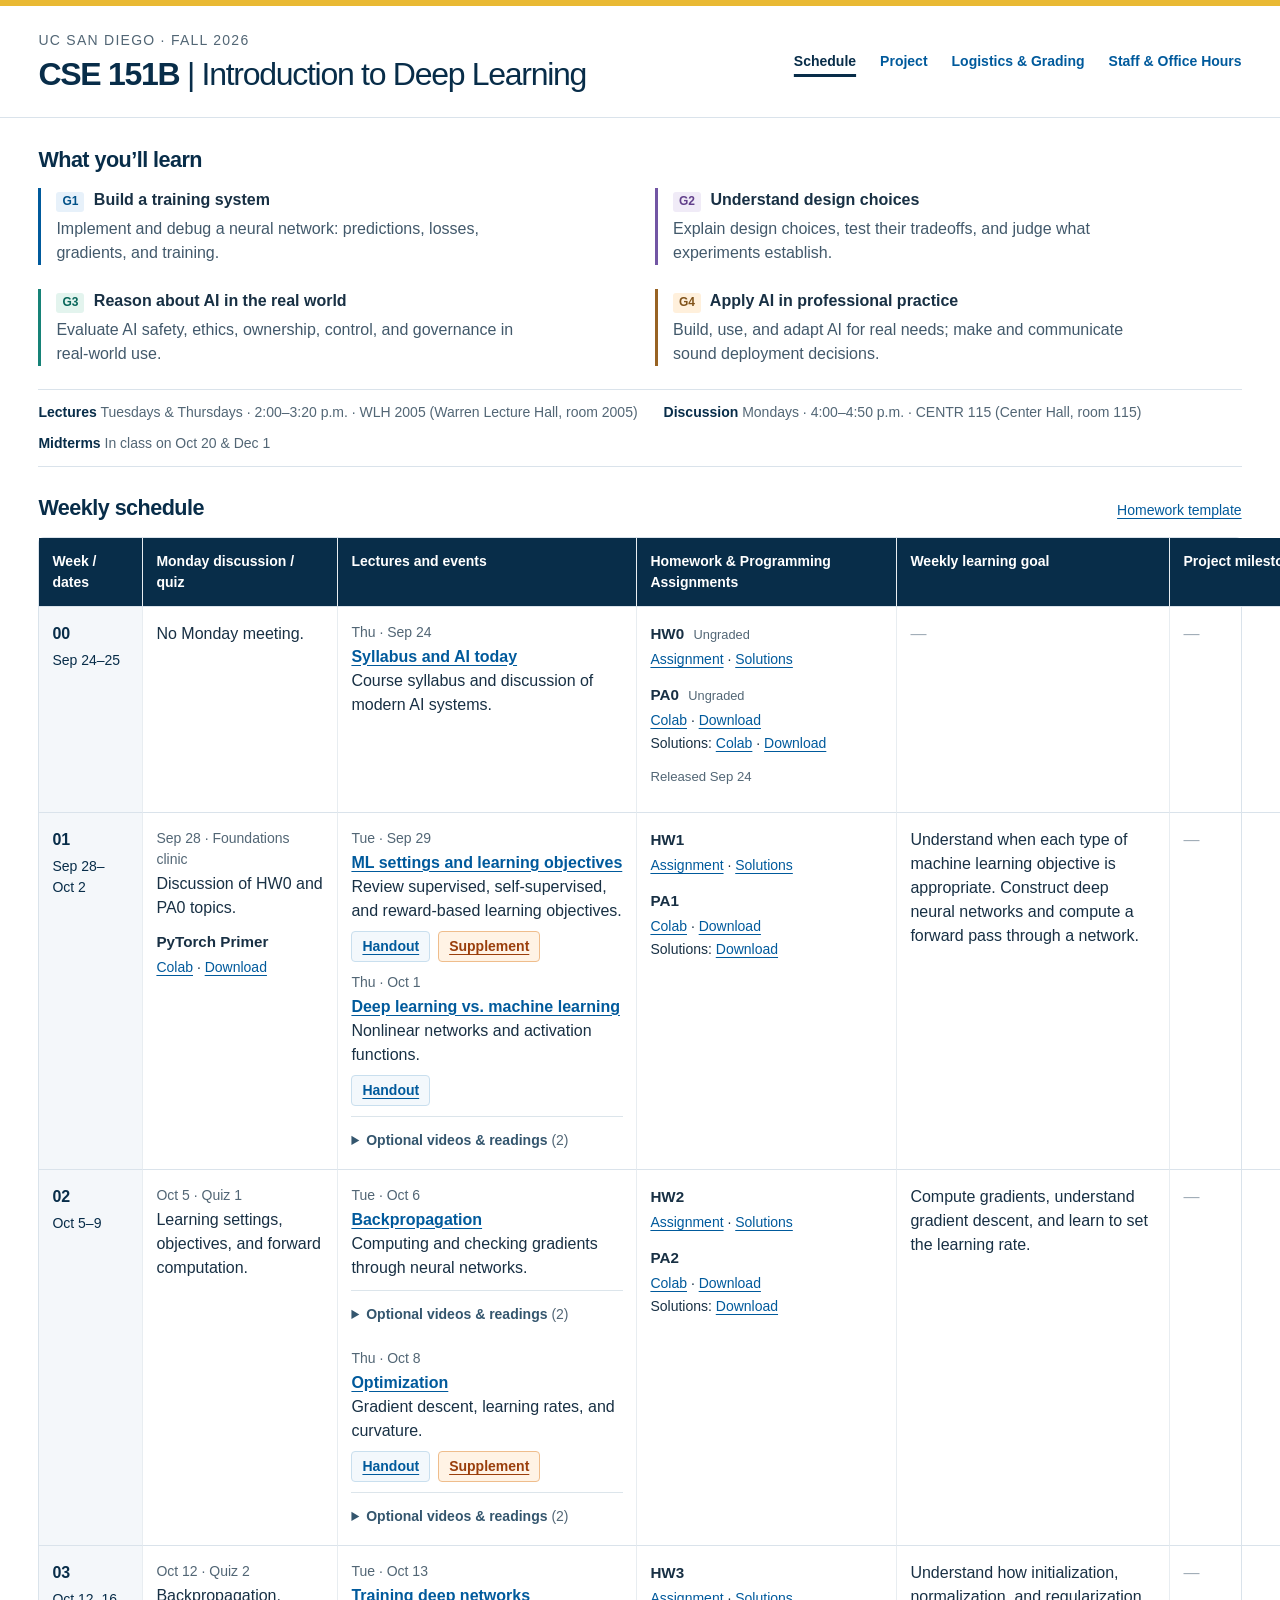
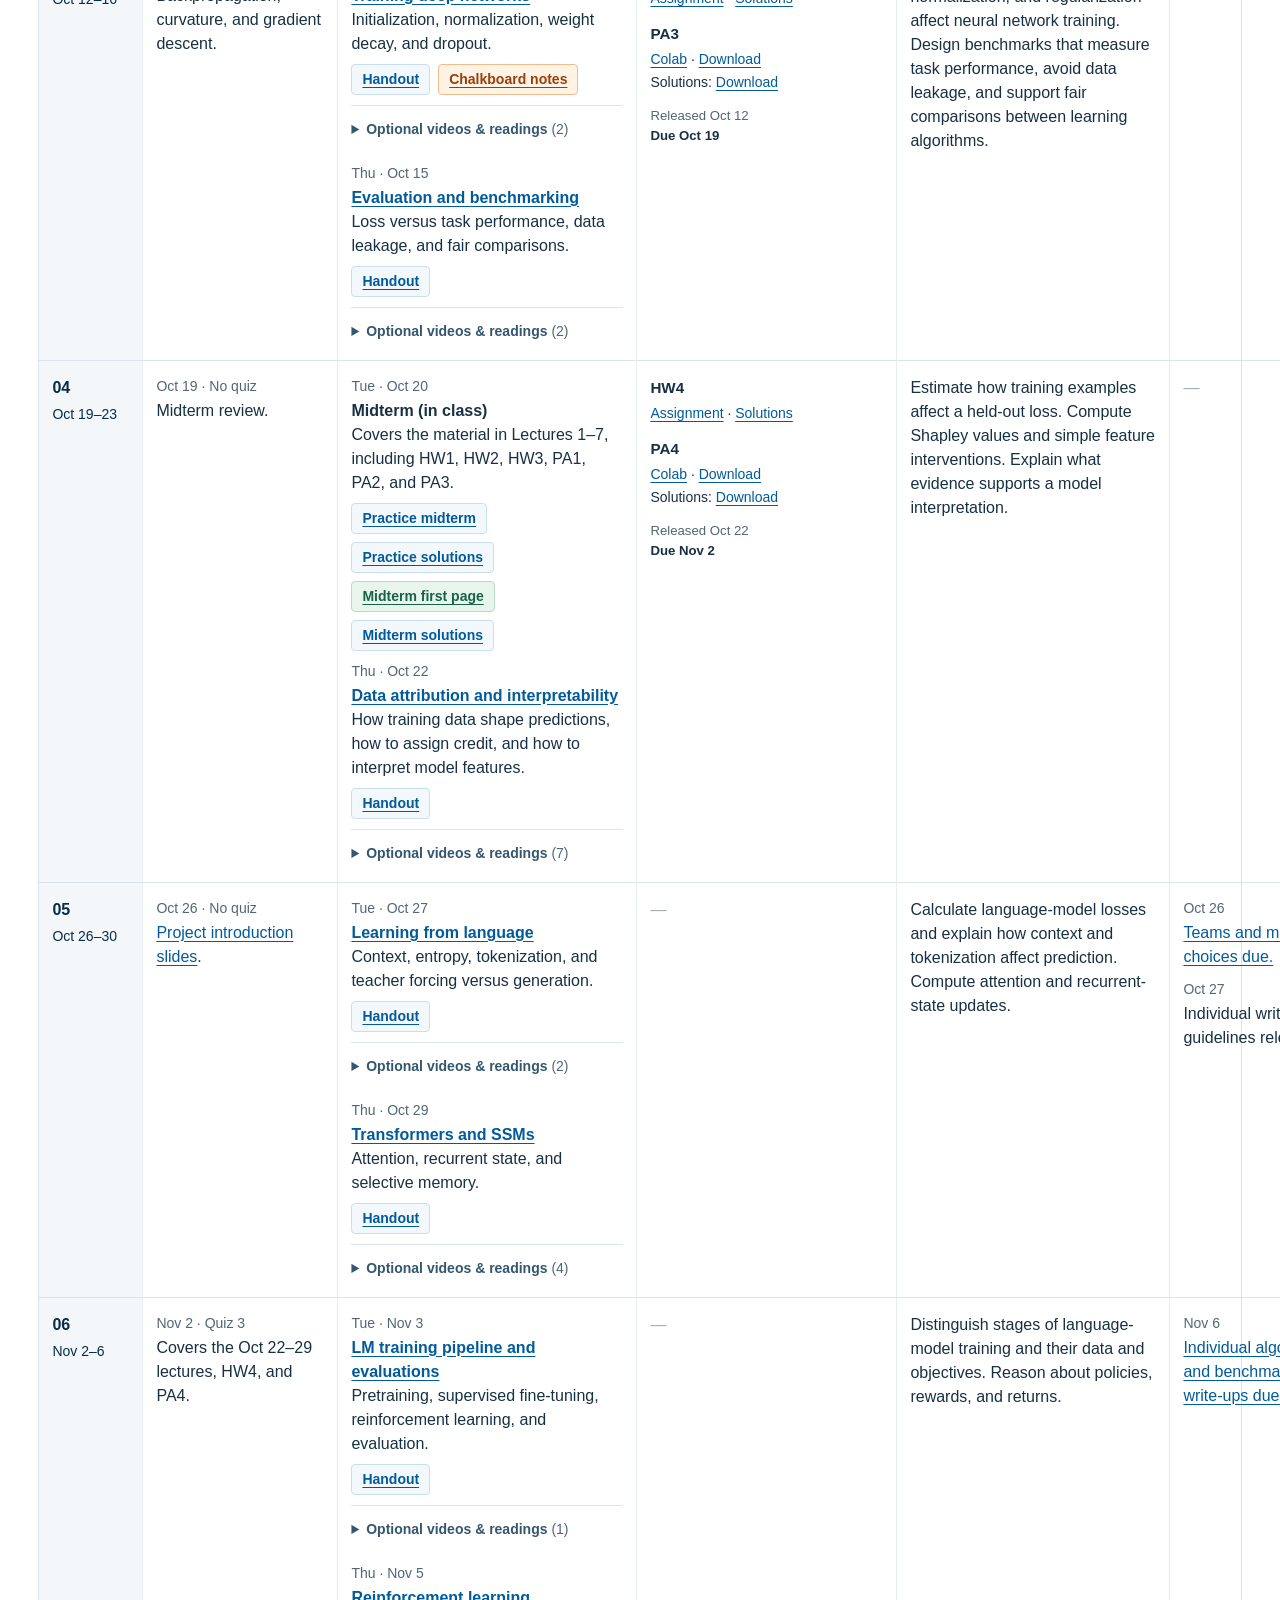
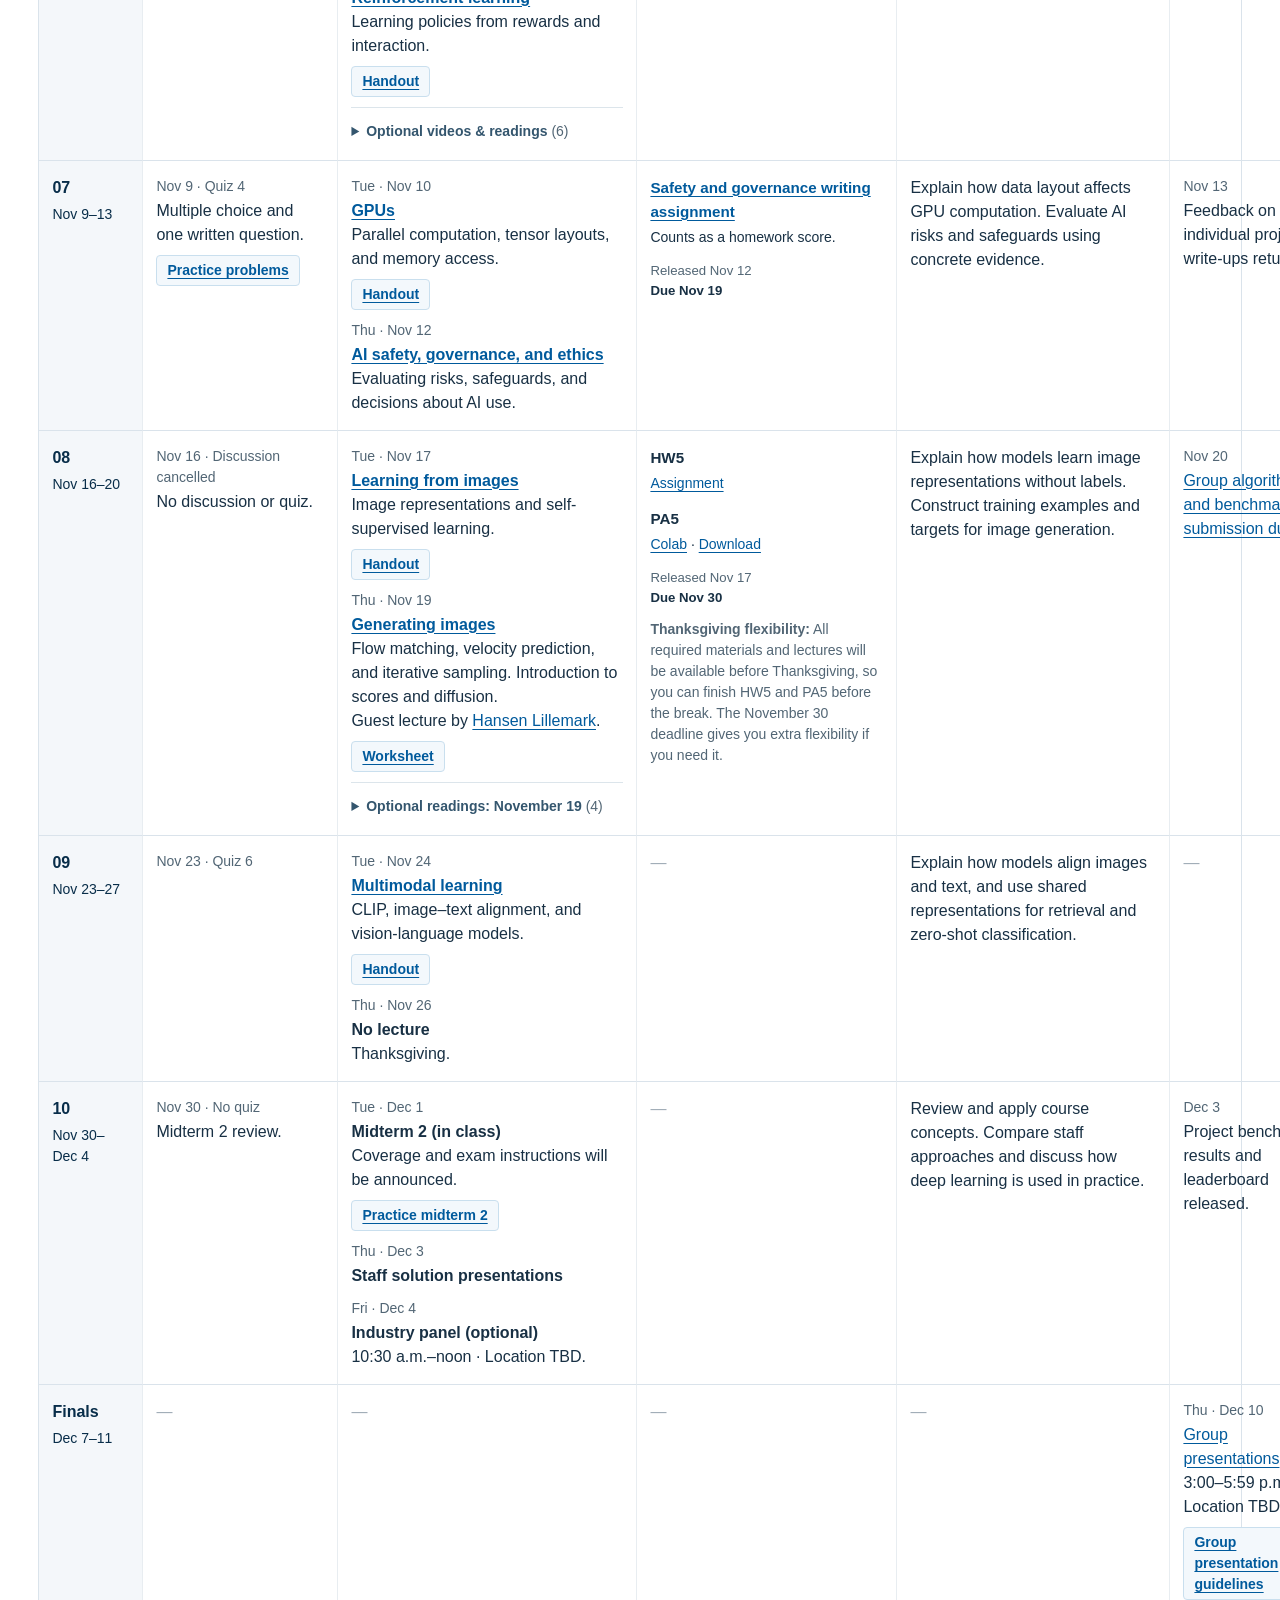
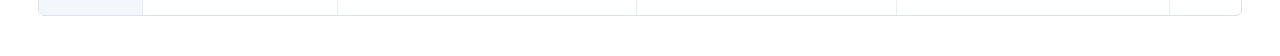
<file: index.html>
<!doctype html>
<html lang="en">
  <head>
    <meta charset="utf-8" />
    <meta name="viewport" content="width=device-width, initial-scale=1" />
    <title>CSE 151B · Fall 2026 Syllabus</title>
    <meta
      name="description"
      content="CSE 151B learning goals, weekly syllabus, programming assignments, and project milestones for Fall 2026."
    />
    <link rel="stylesheet" href="style.css?v=advanced-resources-20261103" />
    <link
      rel="icon"
      type="image/svg+xml"
      href="data:image/svg+xml,%3Csvg%20xmlns%3D%22http%3A//www.w3.org/2000/svg%22%20viewBox%3D%220%200%2032%2032%22%3E%3Crect%20width%3D%2232%22%20height%3D%2232%22%20rx%3D%226%22%20fill%3D%22%23082d49%22/%3E%3Cpath%20d%3D%22M7%209h18M7%2016h18M7%2023h18M13%209v14%22%20stroke%3D%22%23e9b933%22%20stroke-width%3D%223%22/%3E%3C/svg%3E"
    />
  </head>
  <body>
    <a class="skip" href="#schedule">Skip to schedule</a>
    <header>
      <div class="wrap heading">
        <div>
          <p class="eyebrow">UC San Diego · Fall 2026</p>
          <h1>CSE 151B <span>| Introduction to Deep Learning</span></h1>
        </div>
        <nav aria-label="Course pages">
          <a href="index.html" aria-current="page">Schedule</a>
          <a href="project.html">Project</a><a href="grading.html">Logistics &amp; Grading</a>
          <a href="staff.html">Staff &amp; Office Hours</a>
        </nav>
        
      </div>
    </header>
    <main class="wrap">
      <section class="goals" aria-labelledby="goals-title">
        <h2 id="goals-title">What you’ll learn</h2>
        <div class="goal-grid">
          <div class="goal">
            <h3><span class="tag">G1</span> Build a training system</h3>
            <p>
              Implement and debug a neural network: predictions, losses,
              gradients, and training.
            </p>
          </div>
          <div class="goal">
            <h3><span class="tag g2">G2</span> Understand design choices</h3>
            <p>
              Explain design choices, test their tradeoffs, and judge what
              experiments establish.
            </p>
          </div>
          <div class="goal">
            <h3>
              <span class="tag g3">G3</span> Reason about AI in the real world
            </h3>
            <p>
              Evaluate AI safety, ethics, ownership, control, and governance in
              real-world use.
            </p>
          </div>
          <div class="goal">
            <h3>
              <span class="tag g4">G4</span> Apply AI in professional practice
            </h3>
            <p>
              Build, use, and adapt AI for real needs; make and communicate
              sound deployment decisions.
            </p>
          </div>
        </div>
      </section>
      <div class="rhythm">
        <span
          ><b>Lectures</b> Tuesdays &amp; Thursdays · 2:00–3:20 p.m. · WLH 2005
          (Warren Lecture Hall, room 2005)</span
        >
        <span
          ><b>Discussion</b> Mondays · 4:00–4:50 p.m. · CENTR 115 (Center Hall,
          room 115)</span
        >
        <span> <b>Midterms</b> In class on Oct 20 &amp; Dec 1</span>
      </div>
      <section id="schedule" style="padding-bottom: 40px;">
        <div class="section-head">
          <h2>Weekly schedule</h2>
          <p><a href="https://drive.google.com/file/d/1HGvVBuQ28_8V5m3LUkO6Nnf71jPr2696/view?usp=sharing">Homework template</a></p>
        </div>
        <div
          class="table-scroll"
          style="max-height: none; overflow: visible;"
          role="region"
          aria-label="Weekly syllabus grid"
          tabindex="0"
        >
          <table>
            <thead>
              <tr>
                <th scope="col">Week / dates</th>
                <th scope="col">Monday discussion / quiz</th>
                <th scope="col">Lectures and events</th>
                <th scope="col">Homework &amp; Programming Assignments</th>
                <th scope="col">Weekly learning goal</th>
                <th scope="col">Project milestones</th>
              </tr>
            </thead>
            <tbody>
              <tr>
                <th scope="row">00<span>Sep 24–25</span></th>
                <td class="" data-label="Monday discussion / quiz">
                  No Monday meeting.
                </td>
                <td class="" data-label="Lectures and events">
                  <p>
                    <span class="date">Thu · Sep 24</span>
                    <b><a href="https://drive.google.com/file/d/1IV8bWBYRhs5xwlsiyE1gig22Fpe-uqC7/view?usp=share_link">Syllabus and AI today</a></b>
                    <br />Course syllabus and discussion of modern AI systems.
                  </p>
                </td>
                <td class="assignment-cell" data-label="Homework &amp; Programming Assignments">
                  <div class="assignment-group"><strong>HW0</strong> <span class="assignment-note">Ungraded</span><div class="assignment-links"><a href="https://drive.google.com/uc?export=download&id=1LFoDUpS2WGUKA3L3TBVTkWPdLMlSF7kc">Assignment</a> · <a class="solution-link" href="https://drive.google.com/file/d/18xDVvlHZkNfaJMIjo3Ve4b7iAEActa2O/view?usp=sharing">Solutions</a></div></div><div class="assignment-group"><strong>PA0</strong> <span class="assignment-note">Ungraded</span><div class="assignment-links"><a href="https://colab.research.google.com/drive/1diOBfPqEs9Q0kl8VhEJoCTNfn3uTJWuu">Colab</a> · <a href="https://drive.google.com/uc?export=download&id=1diOBfPqEs9Q0kl8VhEJoCTNfn3uTJWuu">Download</a><br />Solutions: <a class="solution-link" href="https://colab.research.google.com/drive/1Hf3PcXcYy57CAHmVoq72zNaV_lc0Ggcp?authuser=1">Colab</a> · <a class="solution-link" href="https://drive.google.com/file/d/1Hf3PcXcYy57CAHmVoq72zNaV_lc0Ggcp/view?usp=drive_link">Download</a></div></div><p class="assignment-dates">Released Sep 24</p>
                </td>
                <td class="" data-label="Weekly learning goal">
                  <span class="empty" aria-label="None">—</span>
                </td>
                <td class="none" data-label="Project milestones">
                  <span class="empty" aria-label="None">—</span>
                </td>
              </tr>
              <tr>
                <th scope="row">01<span>Sep&nbsp;28–Oct&nbsp;2</span></th>
                <td class="" data-label="Monday discussion / quiz">
                  <p>
                    <span class="date">Sep 28 · Foundations clinic</span>
					Discussion of HW0 and PA0 topics.
                  </p>
                  <div class="assignment-group">
                    <strong>PyTorch Primer</strong>
                    <div class="assignment-links">
                      <a href="https://colab.research.google.com/drive/1y2eNfmZhqjKaBJJohQhtCzIeGlPnM6w5?authuser=1#scrollTo=a35f7a58">Colab</a> · <a href="https://drive.google.com/file/d/1y2eNfmZhqjKaBJJohQhtCzIeGlPnM6w5/view?usp=drive_link">Download</a>
                    </div>
                  </div>
                </td>
                <td class="" data-label="Lectures and events">
                  <p>
                    <span class="date">Tue · Sep 29</span>
                    <b><a href="https://drive.google.com/file/d/1CwX3g1JtnNV9ndPgpDKTXIJCzuWl6aCg/view?usp=sharing">ML settings and learning objectives</a></b><br />
                    Review supervised, self-supervised, and reward-based learning objectives.
                    <span class="lecture-resources">
                      <a href="https://drive.google.com/file/d/1hcz8dAaA_E0_mHV9tvmXBTGNtVoeWuHb/view?usp=sharing">Handout</a>
                      <a class="lecture-supplement" href="https://drive.google.com/file/d/15V8yUMTCbuJ-pHwQMfT_2VHsr8aAjEBC/view?usp=share_link">Supplement</a>
                    </span>
                  </p>
                  <p>
                    <span class="date">Thu · Oct 1</span>
                    <b><a href="https://drive.google.com/file/d/1IRqd_QcrKzXnbjHxi53sKRB0Shg8wVvN/view?usp=share_link">Deep learning vs. machine learning</a></b><br />
                    Nonlinear networks and activation functions.
                    <span class="lecture-resources">
                      <a href="https://drive.google.com/file/d/1RK3YAhV74gjoT8HVAIkcpWbTidvyKemf/view?usp=sharing">Handout</a>
                    </span>
                  </p>
                  <details class="optional-resources">
                    <summary>Optional videos &amp; readings <span class="resource-count">(2)</span></summary>
                    <ul>
                      <li><a href="https://www.3blue1brown.com/lessons/neural-networks/">3Blue1Brown: But what is a neural network?</a><span class="resource-scope">Review</span></li>
                      <li><a href="https://playground.tensorflow.org/">TensorFlow Playground</a><span class="resource-scope">Review</span></li>
                    </ul>
                  </details>
                </td>
                <td class="assignment-cell" data-label="Homework &amp; Programming Assignments">
                  <!-- <div class="assignment-group"><strong>HW1</strong><div class="assignment-links"><a href="https://drive.google.com/uc?export=download&id=1UZQfWcZFwpOgO09Ig_mS9H59URsvkZk7">Assignment</a></div></div><div class="assignment-group"><strong>PA1</strong><div class="assignment-links"><a href="https://colab.research.google.com/drive/1bk4H6a1ECsGTUGen-1hQutDANfayvsE-">Colab</a> · <a href="https://drive.google.com/uc?export=download&id=1bk4H6a1ECsGTUGen-1hQutDANfayvsE-">Download</a></div></div><p class="assignment-dates">Released Sep 28<br /><strong>Due Oct 5</strong></p> -->
                   <div class="assignment-group"><strong>HW1</strong><div class="assignment-links"><a href="https://drive.google.com/uc?export=download&id=1UZQfWcZFwpOgO09Ig_mS9H59URsvkZk7">Assignment</a> · <a class="solution-link" href="https://drive.google.com/file/d/1wTTY2xDfgCtNK_JtYliFumz1QczbW3Bk/view?usp=drive_link">Solutions</a></div></div><div class="assignment-group"><strong>PA1</strong><div class="assignment-links"><a href="https://colab.research.google.com/drive/1bk4H6a1ECsGTUGen-1hQutDANfayvsE-">Colab</a> · <a href="https://drive.google.com/uc?export=download&id=1bk4H6a1ECsGTUGen-1hQutDANfayvsE-">Download</a><br />Solutions: <a class="solution-link" href="https://drive.google.com/file/d/1nfjQBqPZp-37IFGcB-1oSWUu6ZtoxV3b/view?usp=drive_link">Download</a></div></div>
                </td>
                <td class="" data-label="Weekly learning goal">
                  <p>Understand when each type of machine learning objective is appropriate. Construct deep neural networks and compute a forward pass through a network.
                  </p>
                </td>
                <td class="none" data-label="Project milestones">
                  <span class="empty" aria-label="None">—</span>
                </td>
              </tr>
              <tr>
                <th scope="row">02<span>Oct 5–9</span></th>
                <td class="" data-label="Monday discussion / quiz">
                  <p>
                    <span class="date">Oct 5 · Quiz 1</span>
                    Learning settings, objectives, and forward computation.
                  </p>
                </td>
                <td class="" data-label="Lectures and events">
                  <p>
                    <span class="date">Tue · Oct 6</span>
                    <b><a href="https://drive.google.com/file/d/13x61hMrAT5IWu6tP2AcgEr3Ltxy9LzDN/view?usp=share_link">Backpropagation</a></b><br />
                    Computing and checking gradients through neural networks.
                  </p>
                  <details class="optional-resources">
                    <summary>Optional videos &amp; readings <span class="resource-count">(2)</span></summary>
                    <ul>
                      <li><a href="https://www.3blue1brown.com/lessons/backpropagation/">3Blue1Brown: What is backpropagation really doing?</a><span class="resource-scope">Review</span></li>
                      <li><a href="https://www.3blue1brown.com/lessons/backpropagation-calculus/">3Blue1Brown: Backpropagation calculus</a><span class="resource-scope">Review</span></li>
                    </ul>
                  </details>
                  <p>
                    <span class="date">Thu · Oct 8</span>
                    <b><a href="https://drive.google.com/file/d/1jbgUJhkkzZgDUPBQjlqX26k36ELh4_jG/view?usp=share_link">Optimization</a></b><br />
                    Gradient descent, learning rates, and curvature.
                    <span class="lecture-resources">
                      <a href="https://drive.google.com/file/d/1geKjfY8WOgVWc-9vG_fOBC6H5zzHGRdt/view?usp=share_link">Handout</a>
                      <a class="lecture-supplement" href="https://drive.google.com/file/d/1IzJw-iN6DsDLvlY_EACCW-QtMKo21wUo/view?usp=share_link">Supplement</a>
                    </span>
                  </p>
                  <details class="optional-resources">
                    <summary>Optional videos &amp; readings <span class="resource-count">(2)</span></summary>
                    <ul>
                      <li><a href="https://www.3blue1brown.com/lessons/gradient-descent/">3Blue1Brown: Gradient descent</a><span class="resource-scope">Review</span></li>
                      <li><a href="https://distill.pub/2017/momentum/">Distill: Why Momentum Really Works</a><span class="resource-scope extension">Review + extension</span></li>
                    </ul>
                  </details>
                </td>
                <td class="assignment-cell" data-label="Homework &amp; Programming Assignments">
                  <!-- <div class="assignment-group"><strong>HW2</strong><div class="assignment-links"><a href="https://drive.google.com/uc?export=download&id=1jV4TwmJmLTNaqls0R1iG1LO7h9yA5MXG">Assignment</a></div></div><div class="assignment-group"><strong>PA2</strong><div class="assignment-links"><a href="https://colab.research.google.com/drive/1QMJk1IUgxCmiuW3E2xS3t48vK9ktEHHx">Colab</a> · <a href="https://drive.google.com/uc?export=download&id=1QMJk1IUgxCmiuW3E2xS3t48vK9ktEHHx">Download</a></div></div><p class="assignment-dates">Released Oct 5<br /><strong>Due Oct 12</strong></p> -->
                   <div class="assignment-group"><strong>HW2</strong><div class="assignment-links"><a href="https://drive.google.com/uc?export=download&id=1jV4TwmJmLTNaqls0R1iG1LO7h9yA5MXG">Assignment</a> · <a class="solution-link" href="https://drive.google.com/file/d/1TTy3Zjx7sVsVE4tkXJ6jfuCEisUnMZQb/view?usp=drive_link">Solutions</a></div></div><div class="assignment-group"><strong>PA2</strong><div class="assignment-links"><a href="https://colab.research.google.com/drive/1QMJk1IUgxCmiuW3E2xS3t48vK9ktEHHx">Colab</a> · <a href="https://drive.google.com/uc?export=download&id=1QMJk1IUgxCmiuW3E2xS3t48vK9ktEHHx">Download</a><br />Solutions: <a class="solution-link" href="https://drive.google.com/uc?export=download&id=1OhkgNn_57zi4pUEMp92sd6DJParfVF9k">Download</a></div></div>
                </td>
                <td class="" data-label="Weekly learning goal">
                  <p>Compute gradients, understand gradient descent, and learn to set the learning rate.</p>
                </td>
                <td class="none" data-label="Project milestones">
                  <span class="empty" aria-label="None">—</span>
                </td>
              </tr>
              <tr>
                <th scope="row">03<span>Oct 12–16</span></th>
                <td data-label="Monday discussion / quiz">
                  <p>
                    <span class="date">Oct 12 · Quiz 2</span>
                    Backpropagation, curvature, and gradient descent.
                  </p>
                </td>
                <td data-label="Lectures and events">
                  <p>
                    <span class="date">Tue · Oct 13</span>
                    <b><a href="lec6-oct13.pdf">Training deep networks</a></b><br />
                    Initialization, normalization, weight decay, and dropout.
                    <span class="lecture-resources">
                      <a href="lec6-worksheet.pdf">Handout</a>
                      <a class="lecture-supplement" href="https://drive.google.com/file/d/1rn7lEEob8Rb9-gR4DsYgdT4Jmt-f-YW3/view?usp=share_link">Chalkboard notes</a>
                    </span>
                  </p>
                  <details class="optional-resources">
                    <summary>Optional videos &amp; readings <span class="resource-count">(2)</span></summary>
                    <ul>
                      <li><a href="https://www.youtube.com/watch?v=P6sfmUTpUmc">Karpathy: Activations &amp; Gradients, BatchNorm</a><span class="resource-scope extension">Review + extension</span></li>
                      <li><a href="https://www.cerebras.ai/blog/the-practitioners-guide-to-the-maximal-update-parameterization">Cerebras: The Practitioner’s Guide to the Maximal Update Parameterization (μP)</a><span class="resource-scope advanced">Advanced</span></li>
                    </ul>
                  </details>
                  <p>
                    <span class="date">Thu · Oct 15</span>
                    <b><a href="https://drive.google.com/file/d/10wCCvr2c2ZCeLidPmyVo8458pnROQOgB/view?usp=share_link">Evaluation and benchmarking</a></b><br />
                    Loss versus task performance, data leakage, and fair comparisons.
                    <span class="lecture-resources">
                      <a href="https://drive.google.com/file/d/1wMolzZRTbMA-cHhm8fnt_9qWAFZQ0mi4/view?usp=share_link">Handout</a>
                    </span>
                  </p>
                  <details class="optional-resources">
                    <summary>Optional videos &amp; readings <span class="resource-count">(2)</span></summary>
                    <ul>
                      <li><a href="https://playground.tensorflow.org/">TensorFlow Playground</a><span class="resource-scope">Review</span></li>
                      <li><a href="https://ofir.io/How-to-Build-Good-Language-Modeling-Benchmarks/">Ofir Press: How to Build Good Language Modeling Benchmarks</a><span class="resource-scope extension">Review + extension</span></li>
                    </ul>
                  </details>
                </td>
                <td class="assignment-cell" data-label="Homework &amp; Programming Assignments">
                  <div class="assignment-group"><strong>HW3</strong><div class="assignment-links"><a href="https://drive.google.com/uc?export=download&id=1e3ZsLpwPIvf-P8ZPG6K0NlVPfBr7VDRY">Assignment</a> · <a class="solution-link" href="https://drive.google.com/file/d/1U_bitbEvGpA0IKDpD06K8x1GH13VEReo/view?usp=drive_link">Solutions</a></div></div>
				  <div class="assignment-group"><strong>PA3</strong><div class="assignment-links"><a href="https://colab.research.google.com/drive/1UVapt853iNTbUi_rQc4lAsDtpl_cmCMI">Colab</a> · <a href="https://drive.google.com/uc?export=download&id=1UVapt853iNTbUi_rQc4lAsDtpl_cmCMI">Download</a><br />Solutions: <a class="solution-link" href="https://drive.google.com/file/d/17bJ6GnOXqWlirhMZvSKdIxvJ-gsSikxu/view?usp=drive_link">Download</a></div></div>
                  <p class="assignment-dates">Released Oct 12<br /><strong>Due Oct 19</strong></p>
                </td>
                <td data-label="Weekly learning goal">
                  <p>Understand how initialization, normalization, and regularization affect neural network training. Design benchmarks that measure task performance, avoid data leakage, and support fair comparisons between learning algorithms.</p>
                </td>
                <td data-label="Project milestones">
                  <span class="empty" aria-label="Not yet posted">—</span>
                </td>
              </tr>
              <tr>
                <th scope="row">04<span>Oct 19–23</span></th>
                <td data-label="Monday discussion / quiz">
                  <p>
                    <span class="date">Oct 19 · No quiz</span>
                    Midterm review.
                  </p>
                </td>
                <td data-label="Lectures and events">
                  <p>
                    <span class="date">Tue · Oct 20</span>
                    <b>Midterm (in class)</b><br />
                    Covers the material in Lectures 1–7, including HW1, HW2, HW3, PA1, PA2, and PA3.
                    <span class="lecture-resources">
                      <a href="https://drive.google.com/file/d/1PWNQsPvUE4w47Myj00OLCvX1UFWcCVUc/view?usp=share_link">Practice midterm</a>
                      <a href="https://drive.google.com/file/d/1JpU1xUdh8TM8UpVB5t4h-B7ZlW_85HWA/view?usp=share_link">Practice solutions</a>
                      <a class="midterm-first-page" href="https://drive.google.com/file/d/1I6CkZTrj3q_LpYvbR_pa4VLfUNrmnJjk/view?usp=sharing">Midterm first page</a>
                      <a href="https://drive.google.com/file/d/1yU_R59E01uAGqP713GsTR9Zqdixn46yb/view?usp=share_link">Midterm solutions</a>
                    </span>
                  </p>
                  <p>
                    <span class="date">Thu · Oct 22</span>
                    <b><a href="https://drive.google.com/file/d/1KzJOn7M-NVAeripn3p3QP1GOXrpSmRY0/view?usp=sharing">Data attribution and interpretability</a></b><br />
                    How training data shape predictions, how to assign credit, and how to interpret model features.
                    <span class="lecture-resources">
                      <a href="https://drive.google.com/file/d/1Dfej4NmoEW83sxyqGo9aT7-ZD8suXPP2/view?usp=share_link">Handout</a>
                    </span>
                  </p>
                  <details class="optional-resources">
                    <summary>Optional videos &amp; readings <span class="resource-count">(7)</span></summary>
                    <ul>
                      <li><a href="https://www.anthropic.com/research/influence-functions">Anthropic: Tracing model outputs to the training data</a><span class="resource-scope extension">Review + extension</span></li>
                      <li><a href="https://distill.pub/2020/circuits/zoom-in/">Distill: An Introduction to Circuits</a><span class="resource-scope extension">Extension</span></li>
                    </ul>
                    <h4 class="resource-group-title">Advanced interpretability</h4>
                    <ul>
                      <li><a href="https://www.anthropic.com/research/global-workspace">Anthropic: A global workspace in language models (Jacobian lens)</a><span class="resource-scope advanced">Advanced</span></li>
                      <li><a href="https://www.anthropic.com/research/tracing-thoughts-language-model">Anthropic: Tracing the thoughts of a large language model</a><span class="resource-scope advanced">Advanced</span></li>
                      <li><a href="https://www.goodfire.com/research/understanding-and-steering-llama-3">Goodfire: Understanding and Steering Llama 3 with Sparse Autoencoders</a><span class="resource-scope advanced">Advanced</span></li>
                      <li><a href="https://www.goodfire.com/research/model-diff-amplification">Goodfire: Discovering Undesired Rare Behaviors via Model Diff Amplification</a><span class="resource-scope advanced">Advanced</span></li>
                    </ul>
                    <h4 class="resource-group-title">Advanced data attribution</h4>
                    <ul>
                      <li><a href="https://www.datologyai.com/blog/follow-the-gradient">Datology: Follow the Gradient — tracing safety degradation back to training data</a><span class="resource-scope advanced">Advanced</span></li>
                    </ul>
                  </details>
                </td>
                <td class="assignment-cell" data-label="Homework &amp; Programming Assignments">
                  <div class="assignment-group"><strong>HW4</strong><div class="assignment-links"><a href="https://drive.google.com/uc?export=download&id=1nCawH6dW5jQuzQddHu25wGJFsP0ZIsQc">Assignment</a> · <a class="solution-link" href="https://drive.google.com/file/d/19VcPrAsUzc-2cj5Pn8yhQm6DeMw5pt_o/view?usp=drive_link">Solutions</a></div></div>
                  <div class="assignment-group"><strong>PA4</strong><div class="assignment-links"><a href="https://colab.research.google.com/drive/1rY6cNG4PW_RLLXtxLDXNcm3Z4x8ArcIa">Colab</a> · <a href="https://drive.google.com/uc?export=download&id=1rY6cNG4PW_RLLXtxLDXNcm3Z4x8ArcIa">Download</a><br />Solutions: <a class="solution-link" href="DRIVE_LINK">Download</a></div></div>
                  <p class="assignment-dates">Released Oct 22<br /><strong>Due Nov 2</strong></p>
                </td>
                <td data-label="Weekly learning goal">
                  <p>Estimate how training examples affect a held-out loss. Compute Shapley values and simple feature interventions. Explain what evidence supports a model interpretation.</p>
                </td>
                <td data-label="Project milestones">
                  <span class="empty" aria-label="Not yet posted">—</span>
                </td>
              </tr>

              <tr>
                <th scope="row">05<span>Oct 26–30</span></th>
                <td data-label="Monday discussion / quiz"><p><span class="date">Oct 26 · No quiz</span><a href="https://drive.google.com/file/d/14Z7QsA0owG3bd2vFM0dygoAYlbqGvnjL/view?usp=share_link">Project introduction slides</a>.</p></td>
                <td data-label="Lectures and events"><p><span class="date">Tue · Oct 27</span><b><a href="https://drive.google.com/file/d/1v5h-QLwSPboXUY4au7Gmdv2CIp8ssvqA/view?usp=share_link">Learning from language</a></b><br />Context, entropy, tokenization, and teacher forcing versus generation.<span class="lecture-resources"><a href="https://drive.google.com/file/d/1C62fLLtoMYZ1qlhjPDhsRdmiJulcBQEj/view?usp=share_link">Handout</a></span></p>
                  <details class="optional-resources">
                    <summary>Optional videos &amp; readings <span class="resource-count">(2)</span></summary>
                    <ul>
                      <li><a href="https://colah.github.io/posts/2015-09-Visual-Information/">Chris Olah: Visual Information Theory</a><span class="resource-scope extension">Review + extension</span></li>
                      <li><a href="https://www.3blue1brown.com/lessons/gpt/">3Blue1Brown: Transformers, the tech behind LLMs</a><span class="resource-scope">Review</span></li>
                    </ul>
                  </details><p><span class="date">Thu · Oct 29</span><b><a href="https://drive.google.com/file/d/1cK3oDeqJ6JJBIQhJXLoCgJqMidphncr0/view?usp=share_link">Transformers and SSMs</a></b><br />Attention, recurrent state, and selective memory.<span class="lecture-resources"><a href="https://drive.google.com/file/d/1PQT6n2-7nt9so2wpIz6vVrfEUfDDhcZJ/view?usp=share_link">Handout</a></span></p>
                  <details class="optional-resources">
                    <summary>Optional videos &amp; readings <span class="resource-count">(4)</span></summary>
                    <ul>
                      <li><a href="https://www.3blue1brown.com/lessons/attention/">3Blue1Brown: Attention, step-by-step</a><span class="resource-scope">Review</span></li>
                      <li><a href="https://poloclub.github.io/transformer-explainer/">Georgia Tech: Transformer Explainer</a><span class="resource-scope">Review</span></li>
                      <li><a href="https://www.3blue1brown.com/lessons/mlp/">3Blue1Brown: How might LLMs store facts?</a><span class="resource-scope extension">Extension</span></li>
                      <li><a href="https://www.maartengrootendorst.com/blog/mamba/">A Visual Guide to Mamba and State Space Models</a><span class="resource-scope extension">Review + extension</span></li>
                    </ul>
                  </details></td>
                <td class="assignment-cell" data-label="Homework &amp; Programming Assignments"><span class="empty" aria-label="None scheduled">—</span></td>
                <td data-label="Weekly learning goal"><p>Calculate language-model losses and explain how context and tokenization affect prediction. Compute attention and recurrent-state updates.</p></td>
                <td data-label="Project milestones"><p><span class="date">Oct 26</span><a href="project.html#dates">Teams and mission choices due.</a></p><p><span class="date">Oct 27</span>Individual write-up guidelines released.</p></td>
              </tr>

              <tr>
                <th scope="row">06<span>Nov 2–6</span></th>
                <td data-label="Monday discussion / quiz"><p><span class="date">Nov 2 · Quiz 3</span>Covers the Oct 22–29 lectures, HW4, and PA4.</p></td>
                <td data-label="Lectures and events"><p><span class="date">Tue · Nov 3</span><b><a href="https://drive.google.com/file/d/1najJgk5uz7rwIwHMxAcf9MXXe3foctMB/view?usp=share_link">LM training pipeline and evaluations</a></b><br />Pretraining, supervised fine-tuning, reinforcement learning, and evaluation.<span class="lecture-resources"><a href="https://drive.google.com/file/d/1826hGkc9BIDNLxnlSpNELTCiDQzkzKeu/view?usp=share_link">Handout</a></span></p>
                  <details class="optional-resources">
                    <summary>Optional videos &amp; readings <span class="resource-count">(1)</span></summary>
                    <ul>
                      <li><a href="https://www.youtube.com/watch?v=7xTGNNLPyMI">Karpathy: Deep Dive into LLMs like ChatGPT</a><span class="resource-scope extension">Review + extension</span></li>
                    </ul>
                  </details><p><span class="date">Thu · Nov 5</span><b><a href="https://drive.google.com/file/d/1fibMjp4-9y_VwMEDOSNrLukoUmH_xR2a/view?usp=share_link">Reinforcement learning</a></b><br />Learning policies from rewards and interaction.<span class="lecture-resources"><a href="https://drive.google.com/file/d/1a9LvbVSXSngx19qsMCfbn2V8WjZjANdK/view?usp=share_link">Handout</a></span></p>
                  <details class="optional-resources">
                    <summary>Optional videos &amp; readings <span class="resource-count">(6)</span></summary>
                    <h4 class="resource-group-title">Derivations and interactive explanations</h4>
                    <ul>
                      <li><a href="https://lilianweng.github.io/posts/2018-04-08-policy-gradient/">Lil’Log: Policy Gradient Algorithms</a><span class="resource-scope advanced">Deeper derivation</span><br />Start with the policy-gradient theorem and its proof, REINFORCE, and actor–critic sections.</li>
                      <li><a href="https://cs.stanford.edu/people/karpathy/reinforcejs/gridworld_td.html">Karpathy: Interactive GridWorld</a><span class="resource-scope extension">Interactive exploration</span></li>
                      <li><a href="https://distill.pub/2019/paths-perspective-on-value-learning/">Distill: The Paths Perspective on Value Learning</a><span class="resource-scope extension">Visual extension</span></li>
                    </ul>
                    <h4 class="resource-group-title">RL beyond language models</h4>
                    <ul>
                      <li><a href="https://xbpeng.github.io/projects/DeepMimic/index.html">DeepMimic: Learning Physics-Based Character Skills</a><span class="resource-scope extension">Animation and control</span></li>
                      <li><a href="https://deepmind.google/blog/accelerating-fusion-science-through-learned-plasma-control/">DeepMind: Accelerating Fusion Science Through Learned Plasma Control</a><span class="resource-scope extension">Scientific control</span></li>
                      <li><a href="https://deepmind.google/blog/how-alphachip-transformed-computer-chip-design/">DeepMind: How AlphaChip Transformed Computer Chip Design</a><span class="resource-scope extension">Chip design</span></li>
                    </ul>
                  </details></td>
                <td class="assignment-cell" data-label="Homework &amp; Programming Assignments"><span class="empty" aria-label="None scheduled">—</span></td>
                <td data-label="Weekly learning goal"><p>Distinguish stages of language-model training and their data and objectives. Reason about policies, rewards, and returns.</p></td>
                <td data-label="Project milestones"><p><span class="date">Nov 6</span><a href="project.html#dates">Individual algorithm and benchmark write-ups due.</a></p></td>
              </tr>

              <tr>
                <th scope="row">07<span>Nov 9–13</span></th>
                <td data-label="Monday discussion / quiz"><p><span class="date">Nov 9 · Quiz 4</span>Multiple choice and one written question.<span class="lecture-resources"><a href="https://drive.google.com/file/d/1qlxo65cnFS8l1oc6HTl8KBvNtCFjAGq-/view?usp=share_link">Practice problems</a></span></p></td>
                <td data-label="Lectures and events"><p><span class="date">Tue · Nov 10</span><b><a href="https://drive.google.com/file/d/1xJYT-tTfKq0bb0HmoD4oCd0erWO-vbWY/view?usp=share_link">GPUs</a></b><br />Parallel computation, tensor layouts, and memory access.<span class="lecture-resources"><a href="https://drive.google.com/file/d/1Ypu5uN6SdAL10yoqdED70Oxs3eBQuDmA/view?usp=share_link">Handout</a></span></p><p><span class="date">Thu · Nov 12</span><b><a href="https://drive.google.com/file/d/11eUrMpy6xOibodln7f8Ruvz9G_ePdaK3/view?usp=share_link">AI safety, governance, and ethics</a></b><br />Evaluating risks, safeguards, and decisions about AI use.</p></td>
                <td class="assignment-cell" data-label="Homework &amp; Programming Assignments"><div class="assignment-group"><strong><a href="https://drive.google.com/file/d/1IY97P1fgYD_IVYOEHwBsWSN9QsZUFhmI/view?usp=share_link">Safety and governance writing assignment</a></strong><div class="assignment-links">Counts as a homework score.</div></div><p class="assignment-dates">Released Nov 12<br /><strong>Due Nov 19</strong></p></td>
                <td data-label="Weekly learning goal"><p>Explain how data layout affects GPU computation. Evaluate AI risks and safeguards using concrete evidence.</p></td>
                <td data-label="Project milestones"><p><span class="date">Nov 13</span>Feedback on individual project write-ups returned.</p></td>
              </tr>

              <tr>
                <th scope="row">08<span>Nov 16–20</span></th>
                <td data-label="Monday discussion / quiz"><p><span class="date">Nov 16 · Discussion cancelled</span>No discussion or quiz.</p></td>
                <td data-label="Lectures and events"><p><span class="date">Tue · Nov 17</span><b><a href="https://drive.google.com/file/d/1ldEaV0J3EXbTAX7U1X9rDUUIgdr1vzBT/view?usp=share_link">Learning from images</a></b><br />Image representations and self-supervised learning.<span class="lecture-resources"><a href="https://drive.google.com/file/d/1CqN4TDWkAkBytK_8teUI06CMjZTMW34W/view?usp=share_link">Handout</a></span></p><p><span class="date">Thu · Nov 19</span><b><a href="https://drive.google.com/file/d/1ScnylEvCxw5-slx1zfBMBC4IPASYB6T2/view?usp=share_link">Generating images</a></b><br />Flow matching, velocity prediction, and iterative sampling. Introduction to scores and diffusion.<br />Guest lecture by <a href="https://hansenlillemark.com/">Hansen Lillemark</a>.<span class="lecture-resources"><a href="https://drive.google.com/file/d/1Q_QHtCkdM4pCfD_7mzg2UvkvKE3MbTPZ/view?usp=share_link">Worksheet</a></span></p>
                  <details class="optional-resources">
                    <summary>Optional readings: November 19 <span class="resource-count">(4)</span></summary>
                    <ul>
                      <li><a href="https://diffusion.csail.mit.edu/docs/lecture-notes.pdf">MIT: An Introduction to Flow Matching and Diffusion Models</a><span class="resource-scope">Review</span><br />Start here: Section 2.1 and Sections 3.1–3.3. Review Euler sampling, conditional and marginal probability paths, and learning a velocity field from noise–data pairs. Focus on the examples and training algorithm. The formal proofs are optional.</li>
                      <li><a href="https://diffusionflow.github.io/">Gao et al.: Diffusion Meets Flow Matching</a><span class="resource-scope extension">Review + extension</span><br />Read “Overview” and “Sampling” for the connection between denoising and velocity prediction, and why straight training paths can yield curved sampling paths. This article uses t = 0 for data and t = 1 for noise, the reverse of our lecture.</li>
                      <li><a href="https://yang-song.net/blog/2021/score/">Yang Song: Generative Modeling by Estimating Gradients of the Data Distribution</a><span class="resource-scope extension">Extension</span><br />Start with “The score function, score-based models, and score matching” and “Score-based generative modeling with multiple noise perturbations.” These expand the lecture’s brief introduction to scores and noisy distributions. The later stochastic differential equation sections go beyond this lecture.</li>
                      <li><a href="https://arxiv.org/abs/2210.02747">Lipman et al.: Flow Matching for Generative Modeling</a><span class="resource-scope advanced">Deeper derivation</span><br />Optional research paper: Sections 3–4 explain conditional flow matching and Gaussian probability paths, including why conditional training learns the marginal vector field.</li>
                    </ul>
                  </details></td>
                <td class="assignment-cell" data-label="Homework &amp; Programming Assignments"><div class="assignment-group"><strong>HW5</strong><div class="assignment-links"><a href="https://drive.google.com/file/d/1SlDpqrUb3vTMvHg2jjNOSXTtpu7Rvlao/view?usp=sharing">Assignment</a></div></div><div class="assignment-group"><strong>PA5</strong><div class="assignment-links"><a href="https://colab.research.google.com/drive/1GwVEqZauiz_5A52jB1oSHZ7kHnL1LiFf">Colab</a> · <a href="https://drive.google.com/uc?export=download&id=1GwVEqZauiz_5A52jB1oSHZ7kHnL1LiFf">Download</a></div></div><p class="assignment-dates">Released Nov 17<br /><strong>Due Nov 30</strong></p><p class="note"><strong>Thanksgiving flexibility:</strong> All required materials and lectures will be available before Thanksgiving, so you can finish HW5 and PA5 before the break. The November 30 deadline gives you extra flexibility if you need it.</p></td>
                <td data-label="Weekly learning goal"><p>Explain how models learn image representations without labels. Construct training examples and targets for image generation.</p></td>
                <td data-label="Project milestones"><p><span class="date">Nov 20</span><a href="project.html#dates">Group algorithm and benchmark submission due.</a></p></td>
              </tr>

              <tr>
                <th scope="row">09<span>Nov 23–27</span></th>
                <td data-label="Monday discussion / quiz"><p><span class="date">Nov 23 · Quiz 6</span></p></td>
                <td data-label="Lectures and events"><p><span class="date">Tue · Nov 24</span><b><a href="https://drive.google.com/file/d/17yQa5n270I9Hh5lI-xsQg2N5CVO7c8FD/view?usp=share_link">Multimodal learning</a></b><br />CLIP, image–text alignment, and vision-language models.<span class="lecture-resources"><a href="https://drive.google.com/file/d/13SYliGVD_QVpXg2nVCb5HQcuyJlmgWUp/view?usp=share_link">Handout</a></span></p><p><span class="date">Thu · Nov 26</span><b>No lecture</b><br />Thanksgiving.</p></td>
                <td class="assignment-cell" data-label="Homework &amp; Programming Assignments"><span class="empty" aria-label="None scheduled">—</span></td>
                <td data-label="Weekly learning goal"><p>Explain how models align images and text, and use shared representations for retrieval and zero-shot classification.</p></td>
                <td data-label="Project milestones"><span class="empty" aria-label="None scheduled">—</span></td>
              </tr>

              <tr>
                <th scope="row">10<span>Nov 30–Dec 4</span></th>
                <td data-label="Monday discussion / quiz"><p><span class="date">Nov 30 · No quiz</span>Midterm 2 review.</p></td>
                <td data-label="Lectures and events"><p><span class="date">Tue · Dec 1</span><b>Midterm 2 (in class)</b><br />Coverage and exam instructions will be announced.<span class="lecture-resources"><a href="https://drive.google.com/file/d/1g-jIiBf0ij8rcXdquWiJD9Sz6KcU7i_7/view?usp=drive_link">Practice midterm 2</a></span></p><p><span class="date">Thu · Dec 3</span><b>Staff solution presentations</b><br /></p><p><span class="date">Fri · Dec 4</span><b>Industry panel (optional)</b><br />10:30 a.m.–noon · Location TBD.</p></td>
                <td class="assignment-cell" data-label="Homework &amp; Programming Assignments"><span class="empty" aria-label="None scheduled">—</span></td>
                <td data-label="Weekly learning goal"><p>Review and apply course concepts. Compare staff approaches and discuss how deep learning is used in practice.</p></td>
                <td data-label="Project milestones"><p><span class="date">Dec 3</span>Project benchmark results and leaderboard released.</p></td>
              </tr>

              <tr>
                <th scope="row">Finals<span>Dec 7–11</span></th>
                <td data-label="Monday discussion / quiz"><span class="empty" aria-label="None scheduled">—</span></td>
                <td data-label="Lectures and events"><span class="empty" aria-label="None scheduled">—</span></td>
                <td class="assignment-cell" data-label="Homework &amp; Programming Assignments"><span class="empty" aria-label="None scheduled">—</span></td>
                <td data-label="Weekly learning goal"><span class="empty" aria-label="None scheduled">—</span></td>
                <td data-label="Project milestones"><p><span class="date">Thu · Dec 10</span><a href="project.html#dates">Group presentations</a>, 3:00–5:59 p.m. Location TBD.<span class="lecture-resources"><a href="https://drive.google.com/file/d/1NuOu7FgZjMffypEfFM5JmczQcIIWlNXs/view?usp=share_link">Group presentation guidelines</a></span></p></td>
              </tr>
            </tbody>
          </table>
        </div>
      </section>
    </main>
  </body>
</html>
</file>
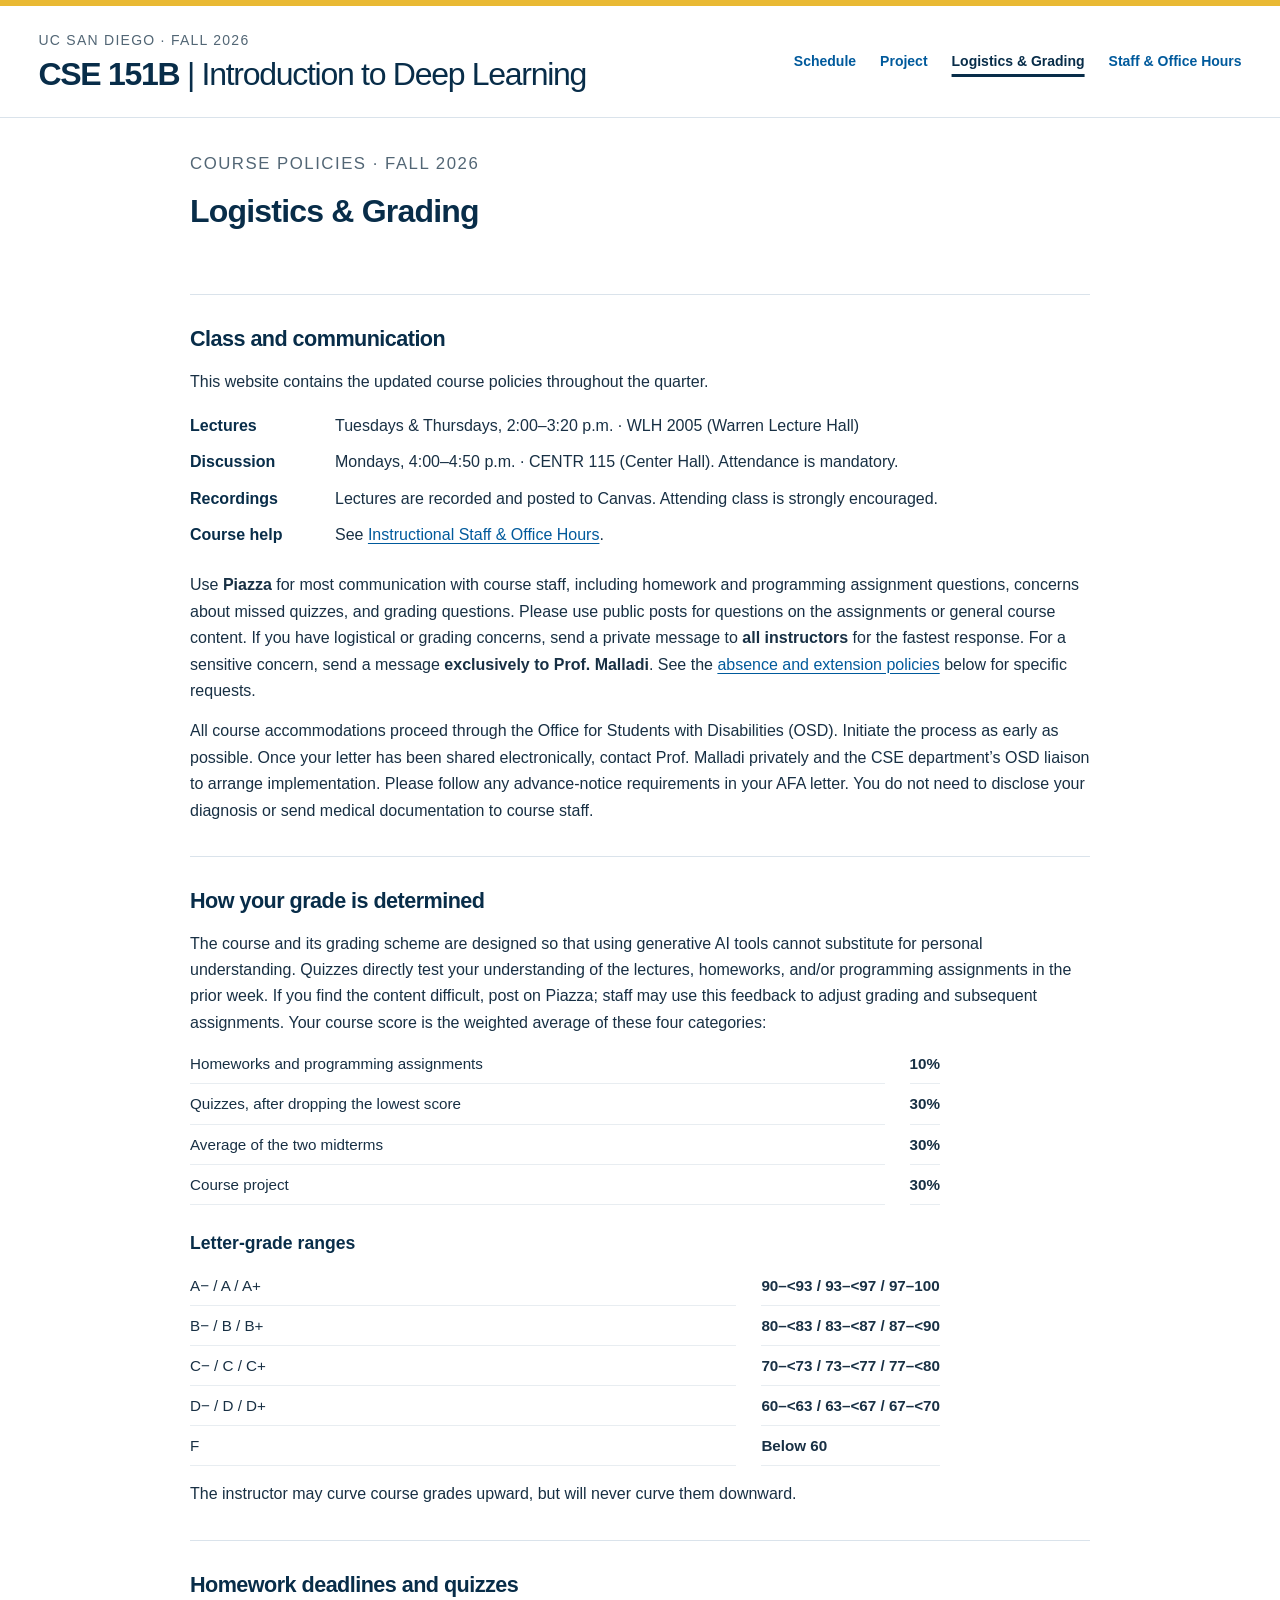
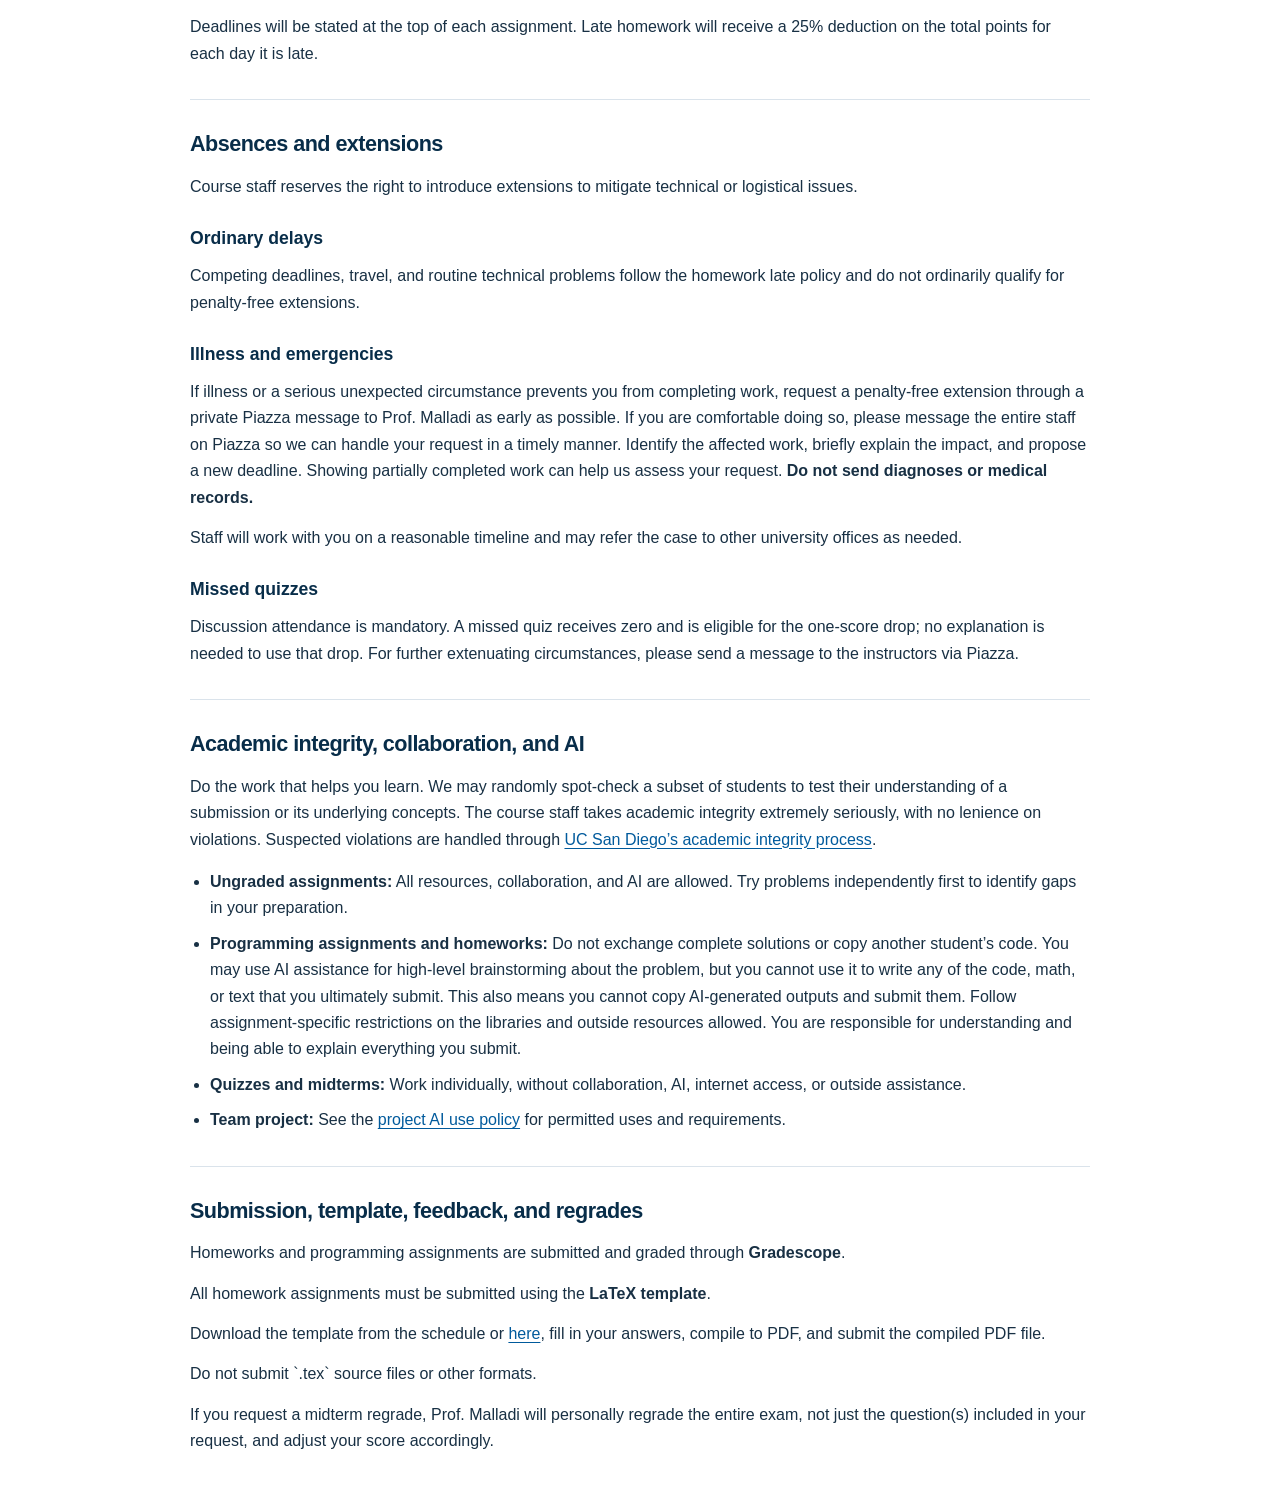
<file: grading.html>
<!doctype html><html lang="en"><head><meta charset="utf-8"><meta name="viewport" content="width=device-width, initial-scale=1"><title>Logistics &amp; Grading · CSE 151B</title><meta name="description" content="CSE 151B course logistics, grading, deadlines, communication, and collaboration policies."><link rel="stylesheet" href="style.css?v=policies-20260921"><link rel="icon" type="image/svg+xml" href="data:image/svg+xml,%3Csvg%20xmlns%3D%22http%3A//www.w3.org/2000/svg%22%20viewBox%3D%220%200%2032%2032%22%3E%3Crect%20width%3D%2232%22%20height%3D%2232%22%20rx%3D%226%22%20fill%3D%22%23082d49%22/%3E%3Cpath%20d%3D%22M7%209h18M7%2016h18M7%2023h18M13%209v14%22%20stroke%3D%22%23e9b933%22%20stroke-width%3D%223%22/%3E%3C/svg%3E"></head><body><a class="skip" href="#content">Skip to content</a><header><div class="wrap heading"><div><p class="eyebrow">UC San Diego · Fall 2026</p><h1>CSE 151B <span>| Introduction to Deep Learning</span></h1></div><nav aria-label="Course pages"><a href="index.html">Schedule</a><a href="project.html">Project</a><a href="grading.html" aria-current="page">Logistics &amp; Grading</a><a href="staff.html">Staff &amp; Office Hours</a></nav></div></header>
<main id="content" class="wrap document policy-guide">
<div class="page-intro"><p class="eyebrow">Course policies · Fall 2026</p><h2>Logistics &amp; Grading</h2></div>
<section id="logistics">
<h2>Class and communication</h2>
<p>This website contains the updated course policies throughout the quarter.</p>
<dl class="course-facts">
<dt>Lectures</dt><dd>Tuesdays &amp; Thursdays, 2:00–3:20 p.m. · WLH 2005 (Warren Lecture Hall)</dd>
<dt>Discussion</dt><dd>Mondays, 4:00–4:50 p.m. · CENTR 115 (Center Hall). Attendance is mandatory.</dd>
<dt>Recordings</dt><dd>Lectures are recorded and posted to Canvas. Attending class is strongly encouraged.</dd>
<dt>Course help</dt><dd>See <a href="staff.html">Instructional Staff &amp; Office Hours</a>.</dd>
</dl>
<p>Use <strong>Piazza</strong> for most communication with course staff, including homework and programming assignment questions, concerns about missed quizzes, and grading questions. Please use public posts for questions on the assignments
    or general course content. If you have logistical or grading concerns, send a private message to <strong>all instructors</strong> for the fastest response. For a sensitive concern, send a message <strong>exclusively to Prof. Malladi</strong>. See the <a href="#extensions">absence and extension policies</a> below for specific requests.</p>
<p>All course accommodations proceed through the Office for Students with Disabilities (OSD). Initiate the process as early as possible. Once your letter has been shared electronically, contact Prof. Malladi privately and the CSE department’s OSD liaison to arrange implementation.
    Please follow any advance-notice requirements in your AFA letter. You do not need to disclose your diagnosis or send medical documentation to course staff.</p>
</section>
<section id="grading">
<h2>How your grade is determined</h2>
<p>The course and its grading scheme are designed so that using generative AI tools cannot substitute for personal understanding.
    Quizzes directly test your understanding of the lectures, homeworks, and/or programming assignments in the prior week.
    If you find the content difficult, post on Piazza; staff may use this feedback to adjust grading and subsequent assignments. Your course score is the weighted average of these four categories:</p>
<dl class="grades">
<dt>Homeworks and programming assignments</dt><dd>10%</dd>
<dt>Quizzes, after dropping the lowest score</dt><dd>30%</dd>
<dt>Average of the two midterms</dt><dd>30%</dd>
<dt>Course project</dt><dd>30%</dd>
</dl>
<h3>Letter-grade ranges</h3>
<dl class="grades">
<dt>A− / A / A+</dt><dd>90–&lt;93 / 93–&lt;97 / 97–100</dd>
<dt>B− / B / B+</dt><dd>80–&lt;83 / 83–&lt;87 / 87–&lt;90</dd>
<dt>C− / C / C+</dt><dd>70–&lt;73 / 73–&lt;77 / 77–&lt;80</dd>
<dt>D− / D / D+</dt><dd>60–&lt;63 / 63–&lt;67 / 67–&lt;70</dd>
<dt>F</dt><dd>Below 60</dd>
</dl>
<p>The instructor may curve course grades upward, but will never curve them downward.</p>
</section>
<section id="deadlines">
<h2>Homework deadlines and quizzes</h2>
<p>Deadlines will be stated at the top of each assignment. Late homework will receive a 25% deduction on the total points for each day it is late.</p>
</section>
<section id="extensions">
<h2>Absences and extensions</h2>
<p>Course staff reserves the right to introduce extensions to mitigate technical or logistical issues.</p>
<h3>Ordinary delays</h3>
<p>Competing deadlines, travel, and routine technical problems follow the homework late policy and do not ordinarily qualify for penalty-free extensions.</p>
<h3>Illness and emergencies</h3>
<p>If illness or a serious unexpected circumstance prevents you from completing work, request a penalty-free extension through a private Piazza message to Prof. Malladi as early as possible. 
    If you are comfortable doing so, please message the entire staff on Piazza so we can handle your request in a timely manner.
    Identify the affected work, briefly explain the impact, and propose a new deadline. Showing partially completed work can help us assess your request. <strong>Do not send diagnoses or medical records.</strong></p>
<p>Staff will work with you on a reasonable timeline and may refer the case to other university offices as needed.</p>
<h3>Missed quizzes</h3>
<p>Discussion attendance is mandatory. A missed quiz receives zero and is eligible for the one-score drop; no explanation is needed to use that drop. For further extenuating circumstances, please send a message to the instructors via Piazza.</p>
</section>
<section id="integrity">
<h2>Academic integrity, collaboration, and AI</h2>
<p>Do the work that helps you learn.
    We may randomly spot-check a subset of students to test their understanding of a submission or its underlying concepts.
    The course staff takes academic integrity extremely seriously, with no lenience on violations.
    Suspected violations are handled through <a href="https://academicintegrity.ucsd.edu/">UC San Diego’s academic integrity process</a>.</p>
<ul>
<li><strong>Ungraded assignments:</strong> All resources, collaboration, and AI are allowed. Try problems independently first to identify gaps in your preparation.</li>
<li><strong>Programming assignments and homeworks:</strong>
    Do not exchange complete solutions or copy another student’s code.
    You may use AI assistance for high-level brainstorming about the problem, but you cannot use it to write any of the code, math, or text that you ultimately submit.
    This also means you cannot copy AI-generated outputs and submit them.
    Follow assignment-specific restrictions on the libraries and outside resources allowed.
    You are responsible for understanding and being able to explain everything you submit.</li>
<li><strong>Quizzes and midterms:</strong> Work individually, without collaboration, AI, internet access, or outside assistance.</li>
<li><strong>Team project:</strong> See the <a href="project.html#ai-policy">project AI use policy</a> for permitted uses and requirements.</li>
</ul>
</section>
<section id="submissions">
<h2>Submission, template, feedback, and regrades</h2>
<p>Homeworks and programming assignments are submitted and graded through <strong>Gradescope</strong>.</p>
<p>All homework assignments must be submitted using the <strong> LaTeX template</strong>.</p>
<p>Download the template from the schedule or <a href="https://drive.google.com/file/d/1HGvVBuQ28_8V5m3LUkO6Nnf71jPr2696/view?usp=sharing">here</a>, fill in your answers, compile to PDF, and submit the compiled PDF file.</p> 
<p>Do not submit `.tex` source files or other formats.</p>
<p>If you request a midterm regrade, Prof. Malladi will personally regrade the entire exam, not just the question(s) included in your request, and adjust your score accordingly.</p>
</section>
</main></body></html>
</file>
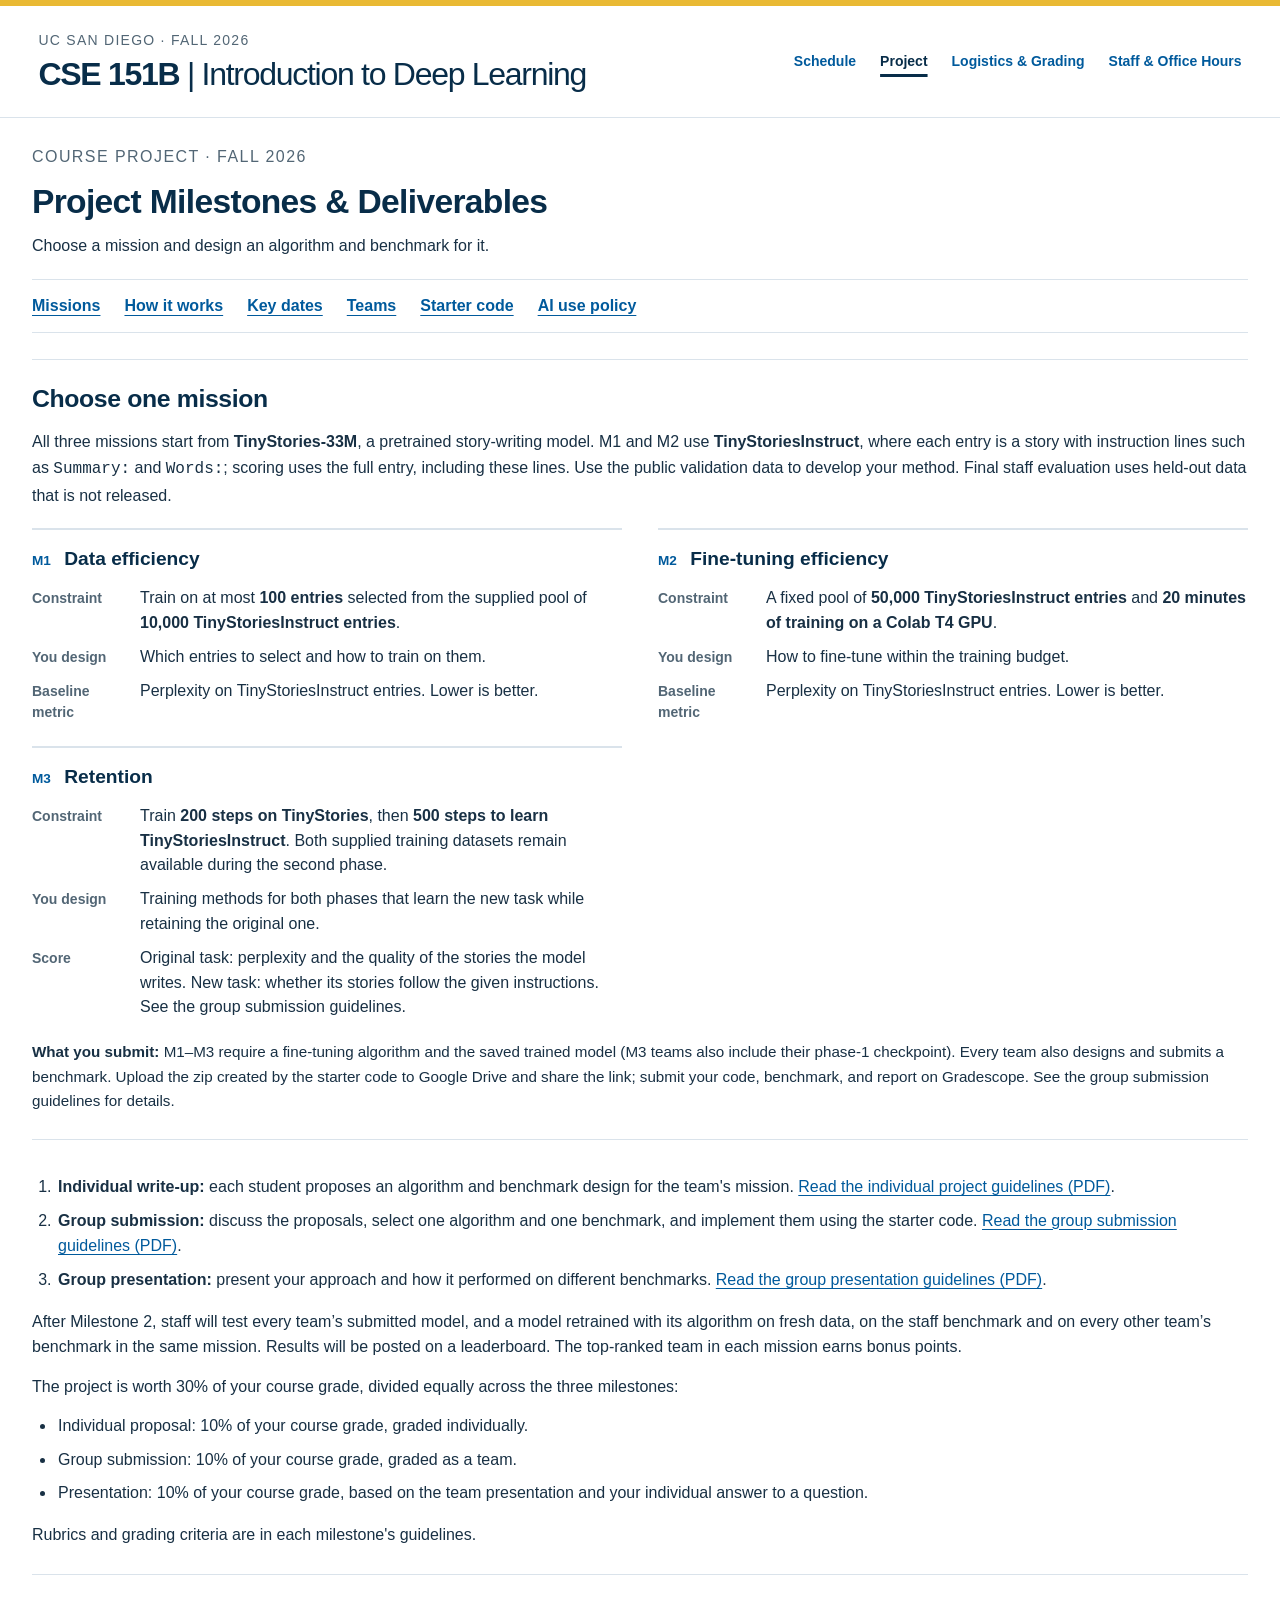
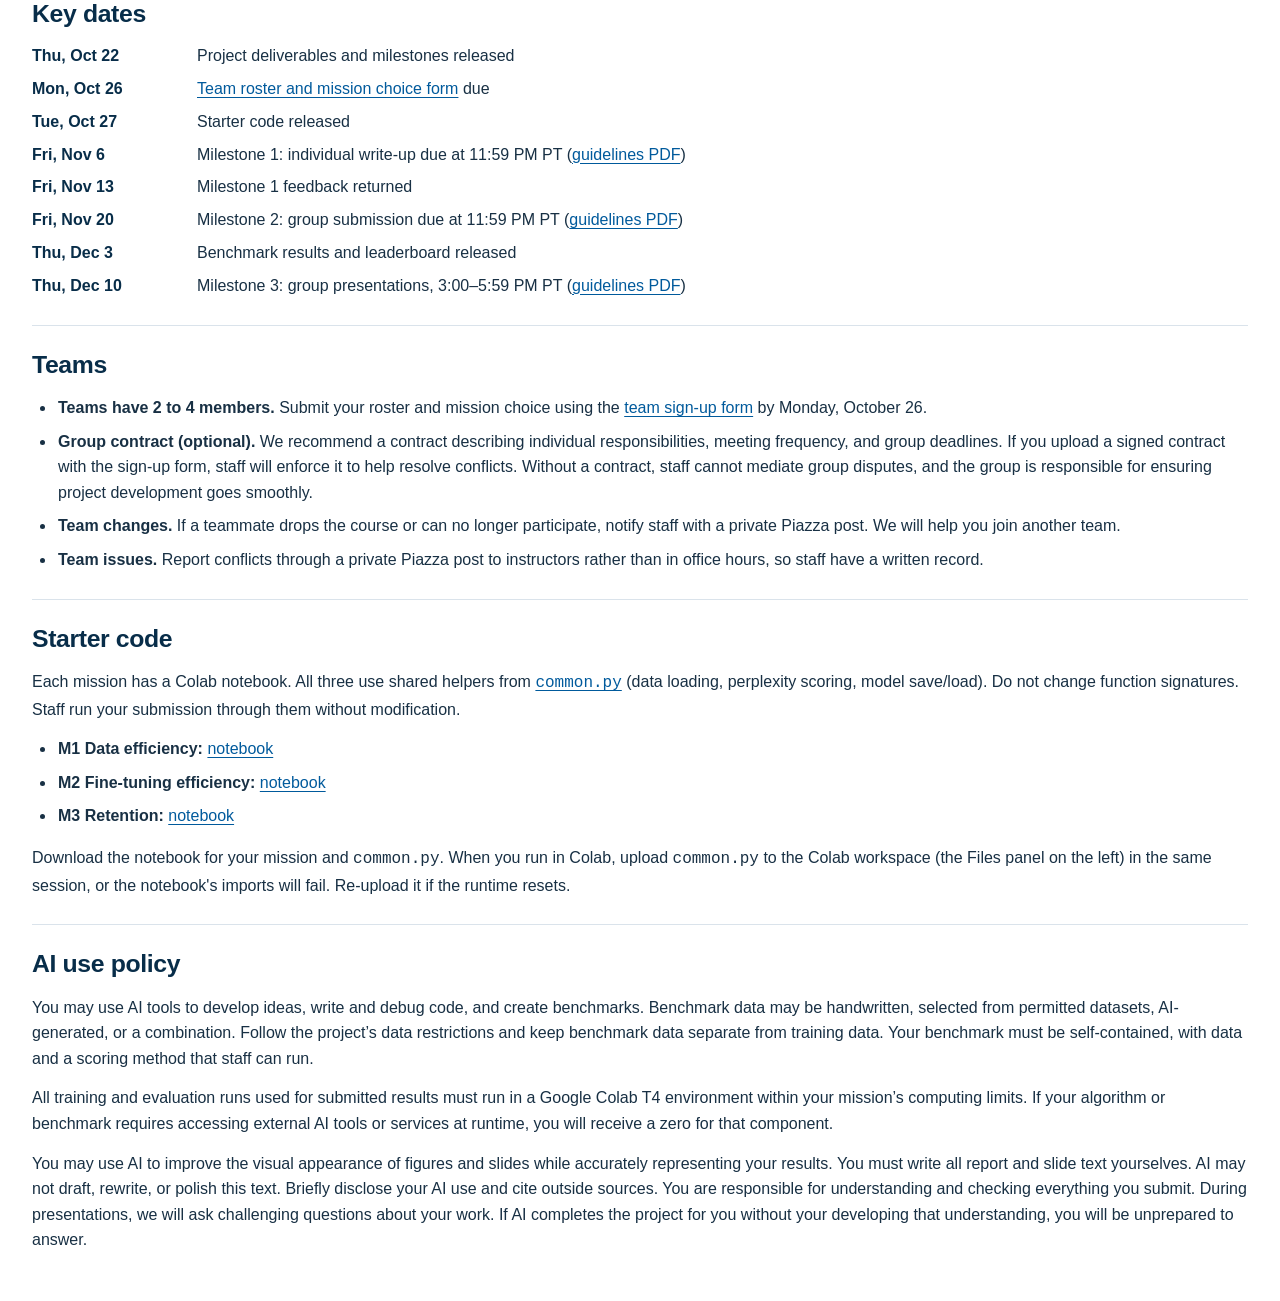
<file: project.html>
<!doctype html><html lang="en"><head><meta charset="utf-8"><meta name="viewport" content="width=device-width, initial-scale=1"><title>Project · CSE 151B</title><meta name="description" content="CSE 151B Fall 2026 project overview, team requirements, and key dates."><link rel="stylesheet" href="style.css?v=project-missions-20261026"></head><body><a class="skip" href="#content">Skip to content</a><header><div class="wrap heading"><div><p class="eyebrow">UC San Diego · Fall 2026</p><h1>CSE 151B <span>| Introduction to Deep Learning</span></h1></div><nav aria-label="Course pages"><a href="index.html">Schedule</a><a href="project.html" aria-current="page">Project</a><a href="grading.html">Logistics &amp; Grading</a><a href="staff.html">Staff &amp; Office Hours</a></nav></div></header>
<main id="content" class="wrap document project-guide">
<div class="page-intro"><p class="eyebrow">Course project · Fall 2026</p><h2>Project Milestones &amp; Deliverables</h2>
<p>Choose a mission and design an algorithm and benchmark for it.</p></div>
<nav class="page-nav" aria-label="On this page"><a href="#missions">Missions</a><a href="#overview">How it works</a><a href="#dates">Key dates</a><a href="#teams">Teams</a><a href="#starter-code">Starter code</a><a href="#ai-policy">AI use policy</a></nav>
<section id="missions" aria-labelledby="missions-heading">
<h2 id="missions-heading">Choose one mission</h2>
<p>All three missions start from <strong>TinyStories-33M</strong>, a pretrained story-writing model. M1 and M2 use <strong>TinyStoriesInstruct</strong>, where each entry is a story with instruction lines such as <code>Summary:</code> and <code>Words:</code>; scoring uses the full entry, including these lines. Use the public validation data to develop your method. Final staff evaluation uses held-out data that is not released.</p>
<!-- <p>All three missions start from <strong>TinyStories-33M</strong>, a pretrained story-writing model. Use the public validation data to develop your method. Final staff evaluation uses held-out data that is not released.</p> -->
<div class="mission-summaries">
<article class="mission-summary" aria-labelledby="mission-1-heading">
<h3 id="mission-1-heading"><span>M1</span> Data efficiency</h3>
<dl>
<dt>Constraint</dt><dd>Train on at most <strong>100 entries</strong> selected from the supplied pool of <strong>10,000 TinyStoriesInstruct entries</strong>.</dd>
<dt>You design</dt><dd>Which entries to select and how to train on them.</dd>
<dt>Baseline metric</dt><dd>Perplexity on TinyStoriesInstruct entries. Lower is better.</dd>
</dl>
</article>
<article class="mission-summary" aria-labelledby="mission-2-heading">
<h3 id="mission-2-heading"><span>M2</span> Fine-tuning efficiency</h3>
<dl>
<dt>Constraint</dt><dd>A fixed pool of <strong>50,000 TinyStoriesInstruct entries</strong> and <strong>20 minutes of training on a Colab T4 GPU</strong>.</dd>
<dt>You design</dt><dd>How to fine-tune within the training budget.</dd>
<dt>Baseline metric</dt><dd>Perplexity on TinyStoriesInstruct entries. Lower is better.</dd>
</dl>
</article>
<article class="mission-summary" aria-labelledby="mission-3-heading">
<h3 id="mission-3-heading"><span>M3</span> Retention</h3>
<dl>
<dt>Constraint</dt><dd>Train <strong>200 steps on TinyStories</strong>, then <strong>500 steps to learn TinyStoriesInstruct</strong>. Both supplied training datasets remain available during the second phase.</dd>
<dt>You design</dt><dd>Training methods for both phases that learn the new task while retaining the original one.</dd>
<dt>Score</dt><dd>Original task: perplexity and the quality of the stories the model writes. New task: whether its stories follow the given instructions. See the group submission guidelines.</dd>
<!-- <dt>Score</dt><dd>Original-task perplexity after both phases. Lower is better. New-task perplexity must also be <strong>4.2 or lower</strong>.</dd> -->
</dl>
</article>
<!-- <article class="mission-summary" aria-labelledby="mission-4-heading">
<h3 id="mission-4-heading"><span>M4</span> Steerability</h3>
<dl>
<dt>Constraint</dt><dd>A fixed base model with <strong>no weight updates</strong>. Each steering call must take <strong>10 seconds or less</strong>.</dd>
<dt>You design</dt><dd>A <code>steer</code> function that generates a story with three required words. Your code may not write or edit the story.</dd>
<dt>Score</dt><dd>Share of held-out prompts whose story contains all three words and reads fluently.</dd>
</dl>
</article> -->
</div>
<p class="mission-submissions"><strong>What you submit:</strong> M1–M3 require a fine-tuning algorithm and the saved trained model (M3 teams also include their phase-1 checkpoint). Every team also designs and submits a benchmark. Upload the zip created by the starter code to Google Drive and share the link; submit your code, benchmark, and report on Gradescope. See the group submission guidelines for details.</p>
</section>
<section id="overview"><ol>
<li><strong>Individual write-up:</strong> each student proposes an algorithm and benchmark design for the team's mission. <a href="https://drive.google.com/file/d/1JZV6Q0Tr8H4Of0lEIPE0CCofLe_KVZm7/view?usp=drive_link">Read the individual project guidelines (PDF)</a>.</li><li><strong>Group submission:</strong> discuss the proposals, select one algorithm and one benchmark, and implement them using the starter code. <a href="https://drive.google.com/file/d/17m076rmulDeAy5RQXGVl-iUeAZujhPmq/view?usp=drive_link">Read the group submission guidelines (PDF)</a>.</li><li><strong>Group presentation:</strong> present your approach and how it performed on different benchmarks. <a href="https://drive.google.com/file/d/1NuOu7FgZjMffypEfFM5JmczQcIIWlNXs/view?usp=share_link">Read the group presentation guidelines (PDF)</a>.</li></ol><p>After Milestone 2, staff will test every team’s submitted model, and a model retrained with its algorithm on fresh data, on the staff benchmark and on every other team’s benchmark in the same mission. Results will be posted on a leaderboard. The top-ranked team in each mission earns bonus points.</p>
<p>The project is worth 30% of your course grade, divided equally across the three milestones:</p>
<ul>
<li>Individual proposal: 10% of your course grade, graded individually.</li>
<li>Group submission: 10% of your course grade, graded as a team.</li>
<li>Presentation: 10% of your course grade, based on the team presentation and your individual answer to a question.</li>
</ul>
<p>Rubrics and grading criteria are in each milestone's guidelines.</p></section>
<section id="dates"><h2>Key dates</h2><dl class="project-dates">
<dt>Thu, Oct 22</dt><dd>Project deliverables and milestones released</dd>
<dt>Mon, Oct 26</dt><dd><a href="https://forms.gle/WsdHtoseMXhSsYPJ8">Team roster and mission choice form</a> due</dd>
<dt>Tue, Oct 27</dt><dd>Starter code released</dd>
<dt>Fri, Nov 6</dt><dd>Milestone 1: individual write-up due at 11:59 PM PT (<a href="https://drive.google.com/file/d/1JZV6Q0Tr8H4Of0lEIPE0CCofLe_KVZm7/view?usp=drive_link">guidelines PDF</a>)</dd>
<dt>Fri, Nov 13</dt><dd>Milestone 1 feedback returned</dd>
<dt>Fri, Nov 20</dt><dd>Milestone 2: group submission due at 11:59 PM PT (<a href="https://drive.google.com/file/d/17m076rmulDeAy5RQXGVl-iUeAZujhPmq/view?usp=drive_link">guidelines PDF</a>)</dd>
<dt>Thu, Dec 3</dt><dd>Benchmark results and leaderboard released</dd>
<dt>Thu, Dec 10</dt><dd>Milestone 3: group presentations, 3:00–5:59 PM PT (<a href="https://drive.google.com/file/d/1NuOu7FgZjMffypEfFM5JmczQcIIWlNXs/view?usp=share_link">guidelines PDF</a>)</dd></dl></section>
<section id="teams"><h2>Teams</h2><ul>
<li><strong>Teams have 2 to 4 members.</strong> Submit your roster and mission choice using the <a href="https://forms.gle/WsdHtoseMXhSsYPJ8">team sign-up form</a> by Monday, October 26.</li>
<li><strong>Group contract (optional).</strong> We recommend a contract describing individual responsibilities, meeting frequency, and group deadlines. If you upload a signed contract with the sign-up form, staff will enforce it to help resolve conflicts. Without a contract, staff cannot mediate group disputes, and the group is responsible for ensuring project development goes smoothly.</li>
<li><strong>Team changes.</strong> If a teammate drops the course or can no longer participate, notify staff with a private Piazza post. We will help you join another team.</li>
<li><strong>Team issues.</strong> Report conflicts through a private Piazza post to instructors rather than in office hours, so staff have a written record.</li></ul></section>
<section id="starter-code" aria-labelledby="starter-code-heading">
<h2 id="starter-code-heading">Starter code</h2>
<p>Each mission has a Colab notebook. All three use shared helpers from
<a href="https://drive.google.com/file/d/1Pu3Q-ywtZchcgyyfidXBLPrpxWb64Xfs/view?usp=drive_link"><code>common.py</code></a> (data loading, perplexity scoring, model save/load).
Do not change function signatures. Staff run your submission through them without modification.</p>
<ul>
<li><strong>M1 Data efficiency:</strong> <a href="https://drive.google.com/file/d/19w-R6reeNSxdrUXyl_tj2LXJEPPcX8xb/view?usp=drive_link">notebook</a></li>
<li><strong>M2 Fine-tuning efficiency:</strong> <a href="https://drive.google.com/file/d/1ymI3kYqhoIGl9OOxjoYhqXHA6jq2uWut/view?usp=drive_link">notebook</a></li>
<li><strong>M3 Retention:</strong> <a href="https://drive.google.com/file/d/1IOORL84FfslSnivAfY4syDPIMD__-RDf/view?usp=drive_link">notebook</a></li>
</ul>
<p>Download the notebook for your mission and <code>common.py</code>.
When you run in Colab, upload <code>common.py</code> to the Colab workspace (the Files panel on the left)
in the same session, or the notebook's imports will fail. Re-upload it if the runtime resets.</p>
</section>
<section id="ai-policy" aria-labelledby="ai-policy-heading">
<h2 id="ai-policy-heading">AI use policy</h2>
<p>You may use AI tools to develop ideas, write and debug code, and create benchmarks. Benchmark data may be handwritten, selected from permitted datasets, AI-generated, or a combination. Follow the project’s data restrictions and keep benchmark data separate from training data. Your benchmark must be self-contained, with data and a scoring method that staff can run.</p>
<p>All training and evaluation runs used for submitted results must run in a Google Colab T4 environment within your mission’s computing limits. If your algorithm or benchmark requires accessing external AI tools or services at runtime, you will receive a zero for that component.</p>
<p>You may use AI to improve the visual appearance of figures and slides while accurately representing your results. You must write all report and slide text yourselves. AI may not draft, rewrite, or polish this text. Briefly disclose your AI use and cite outside sources. You are responsible for understanding and checking everything you submit. During presentations, we will ask challenging questions about your work. If AI completes the project for you without your developing that understanding, you will be unprepared to answer.</p>
</section>
</main></body></html>
</file>
<file: style.css>
:root{font-family:Inter,ui-sans-serif,-apple-system,BlinkMacSystemFont,"Segoe UI",sans-serif;color:#183044;background:#fff;font-size:16px;line-height:1.5;--navy:#082d49;--blue:#005a9c;--line:#dae3eb;--muted:#526675}*{box-sizing:border-box}body{margin:0}a{color:var(--blue);text-underline-offset:3px}a:focus-visible,summary:focus-visible{outline:3px solid #dca400;outline-offset:4px}.skip{position:absolute;top:-80px;background:white;padding:1rem;z-index:5}.skip:focus{top:0}header{border-top:6px solid #e9b933;border-bottom:1px solid var(--line)}.wrap{width:min(1720px,94%);margin:auto}.heading{display:flex;justify-content:space-between;align-items:center;padding:24px 0;gap:24px}.eyebrow{font-size:.875rem;letter-spacing:.09em;text-transform:uppercase;color:var(--muted);margin:0 0 5px}h1{font-size:2rem;letter-spacing:-.04em;line-height:1.15;margin:0;color:var(--navy)}h1 span{font-weight:400}nav{display:flex;gap:24px;font-size:.875rem}nav a{text-decoration:none;font-weight:600}.draft{font-size:.8rem;color:#675000;background:#fff4ce;padding:4px 9px;border-radius:4px;white-space:nowrap}.goals{padding:26px 0 23px}h2{font-size:1.35rem;letter-spacing:-.025em;margin:0 0 12px;color:var(--navy)}.goal-grid{display:grid;grid-template-columns:repeat(2,minmax(0,1fr));gap:24px 30px}.goal{border-left:3px solid var(--blue);padding-left:15px}.goal:nth-child(2){border-color:#7256a4}.goal:nth-child(3){border-color:#168277}.goal h3{font-size:1rem;margin:0 0 5px}.goal p{margin:0;color:#42596b;max-width:54ch}.tag{display:inline-block;font-size:.75rem;font-weight:750;line-height:1.65;padding:0 6px;border-radius:3px;background:#e7f1fa;color:#005188;margin-right:5px;white-space:nowrap}.g2{color:#62408b;background:#f0ebf7}.g3{color:#08665a;background:#e3f4ee}.rhythm{display:flex;flex-wrap:wrap;gap:10px 26px;border-top:1px solid var(--line);border-bottom:1px solid var(--line);padding:12px 0;color:var(--muted);font-size:.875rem}.rhythm b{color:var(--navy)}.section-head{display:flex;align-items:baseline;justify-content:space-between;gap:20px;margin:25px 0 12px}.section-head h2{margin:0}.section-head p{margin:0;font-size:.875rem;color:var(--muted)}.table-scroll{overflow:auto;border:1px solid var(--line);border-radius:6px;max-height:78vh;scrollbar-color:#a8bac8 #f3f6f8}table{border-collapse:separate;border-spacing:0;width:100%;min-width:1300px;table-layout:fixed}th,td{text-align:left;vertical-align:top;padding:15px 13px;border-bottom:1px solid var(--line);border-right:1px solid #e8edf1}thead th{position:sticky;top:0;background:var(--navy);color:white;font-size:.875rem;font-weight:600;z-index:2;padding:13px}thead th:first-child{width:8%}thead th:nth-child(2){width:15%}thead th:nth-child(3){width:23%}thead th:nth-child(4){width:20%}thead th:nth-child(5){width:21%}thead th:last-child{width:13%}tbody th{font-weight:650;background:#f4f7fa;color:var(--navy)}tbody th span{display:block;font-size:.875rem;font-weight:400;margin-top:4px}tbody tr:last-child>*{border-bottom:0}td:last-child,th:last-child{border-right:0}td p{margin:0 0 10px}td p:last-child{margin-bottom:0}.date{display:block;font-size:.875rem;color:var(--muted);margin-bottom:2px}.practice{color:#526675}.event{font-size:.875rem;font-weight:700;color:#07578f}.due{color:#965318}.empty{color:#a0acb7}.exam{background:#fffaf0}.project-cell{background:#f5fafb}.note{font-size:.875rem;color:var(--muted);margin:12px 0 0}.below{display:grid;grid-template-columns:1.35fr 1fr;gap:50px;margin:32px 0}.below h3{font-size:1rem;margin:0 0 8px}.below p{margin:0 0 12px}.milestones{display:grid;grid-template-columns:repeat(4,1fr);gap:12px;margin:20px 0}.milestones div{border-top:3px solid #26858a;padding-top:9px}.milestones b{display:block;font-size:.875rem}.milestones span{font-size:.875rem;color:var(--muted)}details{border-top:1px solid var(--line);padding:12px 0}summary{cursor:pointer;color:var(--navy);font-weight:600}details p,details ul{margin-top:12px!important;color:#435b6c}ul{padding-left:20px}li{margin-bottom:7px}.grades{display:grid;grid-template-columns:1fr auto;gap:7px 25px;font-size:1rem}.grades dt,.grades dd{margin:0;border-bottom:1px solid #e8edf1;padding-bottom:7px}.grades dd{font-weight:700}.fine{font-size:.875rem;color:var(--muted)}footer{border-top:1px solid var(--line);padding:20px 0 30px;font-size:.875rem;color:var(--muted)}footer p{margin:4px 0}section{scroll-margin-top:16px}@media(min-width:1600px){td{padding:18px 15px}}@media(max-width:850px){.heading{align-items:flex-start;flex-wrap:wrap}h1{font-size:1.65rem}nav{gap:18px}.goal-grid{grid-template-columns:repeat(2,minmax(0,1fr));gap:18px}.goal p{max-width:none}.section-head{display:block}.section-head p{margin-top:5px}.below{grid-template-columns:1fr;gap:20px}.table-scroll{max-height:none;overflow:visible;border:0}table{display:block;min-width:0}thead{display:none}tbody{display:grid;gap:18px}tr{display:block;border:1px solid var(--line);border-radius:6px;overflow:hidden}tbody th{display:block;padding:12px 15px}tbody th span{display:inline;margin-left:10px}td{display:block;border-right:0;padding:12px 15px}td:before{content:attr(data-label);display:block;font-size:.75rem;text-transform:uppercase;letter-spacing:.04em;font-weight:700;color:var(--muted);margin-bottom:6px}td.none{display:none}.milestones{grid-template-columns:repeat(2,1fr)}.draft{margin-left:auto}}@media print{.wrap{width:100%}nav,.draft,.skip{display:none}.table-scroll{overflow:visible;max-height:none;border:0}table{min-width:0;font-size:9pt}thead th{position:static}th,td{padding:7px}.tag,.date,.event{font-size:8pt}.below{gap:20px}.goal p{font-size:10pt}tr{break-inside:avoid}body{color:#000}a{color:inherit}header{border-top:0}@page{size:landscape;margin:10mm}}

#schedule .table-scroll{overflow:visible;max-height:none}

/* Assignment and primer resources share the same typography and blue links. */
#schedule .assignment-group{margin-bottom:12px}
#schedule .assignment-group strong{color:#183044;font-size:.95rem}
#schedule .assignment-links{font-size:.875rem;margin-top:2px;line-height:1.65}
#schedule .assignment-links a{color:var(--blue)}
#schedule .assignment-note{font-size:.8rem;color:var(--muted);margin-left:5px}
#schedule .assignment-dates{font-size:.825rem;color:var(--muted);margin:4px 0 10px}
#schedule .assignment-dates strong{color:#183044}

.goal:nth-child(4){border-color:#986323}.g4{color:#80531b;background:#fff0dc}

@media(max-width:480px){.goal-grid{grid-template-columns:1fr}}

/* Dedicated course guides */
nav a[aria-current="page"]{color:var(--navy);text-decoration:underline;text-decoration-thickness:3px;text-underline-offset:8px}
.document{max-width:1180px;padding-bottom:40px}.page-intro{padding:32px 0 20px;max-width:850px}.page-intro h2{font-size:2rem;line-height:1.2}.page-intro p{font-size:1.05rem}.page-nav{flex-wrap:wrap;border-top:1px solid var(--line);border-bottom:1px solid var(--line);padding:14px 0;gap:12px 22px}.document section{margin-top:32px}.document h3{font-size:1.1rem;color:var(--navy);margin:0 0 10px}.document p{margin:0 0 14px}.mission-grid{display:grid;grid-template-columns:repeat(2,minmax(0,1fr));gap:20px;margin-top:22px}.mission{border:1px solid var(--line);border-top:4px solid #26858a;padding:22px;border-radius:4px}.mission h3{font-size:1.3rem}.mission dl{margin:16px 0 0}.mission dt{font-size:.875rem;font-weight:700;color:var(--navy)}.mission dd{margin:2px 0 12px;color:#42596b}.mission dd:last-child{margin-bottom:0}.callout{border-left:4px solid var(--blue);background:#edf5fb;padding:18px 20px;margin:18px 0}.callout p{margin:8px 0 0}.timeline{border-left:3px solid #26858a;margin:22px 0 0 4px;padding-left:24px}.timeline article{padding:0 0 20px}.timeline article:last-child{padding-bottom:0}.timeline h3{font-size:1rem}.split{display:grid;grid-template-columns:1.2fr 1fr;gap:35px}.rubric-list article{padding:20px 0;border-top:1px solid var(--line)}.rubric-list h3{display:flex;justify-content:space-between;gap:20px}.rubric-list h3 span{font-size:1rem;font-weight:500;white-space:nowrap;color:var(--muted)}.rubric-list ol{margin-bottom:0}.score-scale{display:grid;grid-template-columns:35px 1fr;gap:8px 14px;max-width:700px}.score-scale dt{font-weight:700;color:var(--navy)}.score-scale dd{margin:0}.document .grades{max-width:750px}.document details{margin-top:12px}.document li{margin-bottom:9px}
@media(max-width:850px){.mission-grid,.split{grid-template-columns:1fr}.document{width:92%}.page-intro h2{font-size:1.65rem}.page-nav{font-size:.875rem}.mission{padding:18px}.rubric-list h3{flex-wrap:wrap;gap:4px}.timeline{padding-left:16px}}
@media print{.document{max-width:none}.page-nav{display:none}.mission-grid{grid-template-columns:1fr 1fr}.mission,.rubric-list article{break-inside:avoid}}

/* Project guide: a readable single-column document with compact mission summaries. */
.project-guide{width:min(820px,calc(100% - 48px));padding-bottom:64px;line-height:1.75}
.project-guide .page-intro{padding:36px 0 18px;max-width:none}
.project-guide .page-intro h2{font-size:2.1rem;letter-spacing:-.02em;line-height:1.25;margin-bottom:12px}
.project-guide .page-intro p{font-size:1rem;margin:0 0 18px}
.project-guide .page-intro .project-subtitle{font-size:1.2rem;color:var(--navy);line-height:1.5;margin-bottom:22px}
.project-guide p{max-width:72ch;margin:0 0 20px;line-height:1.75}
.project-guide h2{font-size:1.55rem;line-height:1.35;margin:0 0 20px;letter-spacing:-.015em}
.project-guide h3{font-size:1.15rem;line-height:1.5;margin:0 0 14px}
.project-guide .page-nav{font-size:1rem;gap:8px 22px;padding:18px 0;line-height:1.6}
.project-guide .page-nav a{padding:4px 0;text-decoration:underline;text-underline-offset:4px}
.project-guide section{margin-top:42px;padding-top:30px;border-top:1px solid var(--line)}
.project-guide .project-facts{display:grid;grid-template-columns:repeat(3,minmax(0,1fr));gap:20px;margin-top:28px;padding:20px 0}
.project-facts b,.project-facts span{display:block}.project-facts b{font-size:1.05rem;color:var(--navy)}.project-facts span{font-size:.95rem;color:var(--muted);margin-top:4px}
.project-guide .mission-grid{display:block;margin-top:26px}
.project-guide .mission{margin-bottom:20px;padding:24px 28px;background:#fafcfd;border:1px solid var(--line);border-left:4px solid #26858a;border-radius:4px}
.project-guide .mission .eyebrow{font-size:.875rem;line-height:1.5;margin:0 0 8px}
.project-guide .mission h3{font-size:1.3rem;margin-bottom:10px}
.project-guide .mission-question{font-size:1.05rem;margin-bottom:16px;color:var(--navy)}
.project-guide details{padding:16px 0;margin-top:16px;line-height:1.75}
.project-guide summary{font-size:1rem;line-height:1.6;cursor:pointer;padding:2px 0}
.project-guide details[open] summary{margin-bottom:20px}
.project-guide details p{margin:0 0 18px!important}
.project-guide .mission details{margin:0;padding:14px 0 0}
.project-guide .mission dl{margin-top:20px}.project-guide .mission dt{font-size:1rem;font-weight:700;margin-top:16px}.project-guide .mission dd{margin:5px 0 18px;line-height:1.75}
.project-guide ol,.project-guide ul{padding-left:26px;margin:18px 0 26px;max-width:72ch}
.project-guide li{padding-left:5px;margin-bottom:18px;line-height:1.75}
.project-guide .callout{padding:22px 24px;margin:24px 0}.project-guide .callout p{margin:12px 0 0}
.project-guide .timeline{border-left:0;padding:0;margin:24px 0 0}
.project-guide .timeline article{padding:22px 0;border-top:1px solid var(--line)}
.project-guide .timeline article:first-child{border-top:0;padding-top:0}
.project-guide .timeline h3{font-size:1.1rem;color:var(--blue);margin-bottom:12px}
.project-guide .timeline p{margin-bottom:0}
.project-guide .split{display:block}.project-guide .split>div{margin:24px 0 30px}
.project-guide #resources>h3{margin-top:28px}
@media(max-width:600px){.project-guide{width:calc(100% - 32px)}.project-guide .page-intro h2{font-size:1.8rem}.project-guide .project-facts{grid-template-columns:1fr;gap:16px;padding:12px 0}.project-guide .project-facts>div{border-left:3px solid var(--line);padding-left:14px}.project-guide .mission{padding:20px}.project-guide .page-nav{gap:10px 18px}.project-guide section{margin-top:30px;padding-top:24px}}
@media print{.project-guide{width:100%;max-width:820px}.project-guide .mission{break-inside:avoid}}

/* Project mission comparison */
.project-missions{width:min(1720px,94%);max-width:none;line-height:1.5}
.project-missions .page-intro{max-width:1050px;padding-bottom:8px}
.project-missions .page-intro p{line-height:1.5;margin:0}
.project-missions section{margin-top:18px;padding-top:20px}
.project-missions section h2{margin-bottom:10px}
.project-missions #missions{margin-top:0;padding-top:0;border-top:0}
.project-guide .table-key{max-width:none;line-height:1.5;margin-bottom:16px}
.mission-table-wrap{max-height:none;overflow-x:auto}
.project-stages{display:grid;grid-template-columns:repeat(4,minmax(0,1fr));gap:12px;margin:18px 0 24px}
.project-stages article{border:1px solid var(--line);border-top:3px solid #26858a;border-radius:4px;padding:14px 16px;background:#fafcfd}
.project-stages h3{font-size:1.05rem;margin:0 0 4px;color:var(--navy)}
.project-stages .stage-date{font-size:.85rem;font-weight:700;color:#287579;margin:0 0 10px}
.project-guide .project-stages p{font-size:.88rem;line-height:1.5;max-width:none;margin:0 0 10px}
.project-guide .project-stages p:last-child{margin-bottom:0}
.mission-table{min-width:1080px;table-layout:fixed}
.mission-table caption{caption-side:top;text-align:left;padding:0 0 12px;color:var(--muted);font-size:.875rem}
.mission-table thead th{font-size:.95rem;line-height:1.35}
.mission-table thead th span{font-size:.8rem;font-weight:400;color:#d9e6f0}
.mission-table thead th:first-child{width:16%}
.mission-table thead th:nth-child(2){width:18%}
.mission-table thead th:nth-child(3){width:17%}
.mission-table thead th:nth-child(4){width:29%}
.mission-table thead th:nth-child(5){width:11%}
.mission-table thead th:nth-child(6){width:9%}
.mission-table tbody th{font-size:1rem;line-height:1.35;overflow-wrap:break-word}
.mission-table td{font-size:.93rem;line-height:1.5;overflow-wrap:break-word}
.mission-table p,.project-guide .mission-table p{max-width:none;margin:0 0 10px;line-height:1.5}
.mission-table p:last-child{margin-bottom:0}
.mission-table .mission-number{display:block;font-size:.75rem;font-weight:750;letter-spacing:.05em;text-transform:uppercase;color:#287579;margin:0 0 7px}
.mission-table .mission-prompt{display:block;font-size:.875rem;font-weight:400;line-height:1.4;color:#526675;margin-top:8px}
.mission-table .grade-criterion{border-top:1px solid var(--line);padding-top:9px;color:#42596b}
.mission-table .cell-intro{font-weight:650;color:var(--navy);margin-bottom:7px}
.project-guide .mission-table .proposal-directions{margin:0 0 11px;padding-left:20px;max-width:none}
.project-guide .mission-table .proposal-directions li{margin:0 0 5px;padding-left:0;font-size:.9rem;line-height:1.4}
.project-guide .note{max-width:none;margin-top:14px;line-height:1.5}
@media(max-width:1100px){.project-stages{grid-template-columns:repeat(2,minmax(0,1fr))}}
@media(max-width:850px){.project-missions{width:92%}.mission-table-wrap{overflow:visible}.mission-table{min-width:0}.mission-table caption{display:block;padding:0 0 10px}.mission-table tbody th{font-size:1.1rem}.mission-table td{font-size:1rem}.mission-table tbody th .mission-number{display:block;margin:0 0 5px}.mission-table .mission-prompt{margin-top:5px}.mission-table .grade-criterion{padding-top:8px}}
@media(max-width:600px){.project-missions{width:calc(100% - 32px)}.project-stages{grid-template-columns:1fr}}
@media print{.project-missions{width:100%;max-width:none}.mission-table{min-width:0;font-size:8pt}.mission-table td{font-size:8pt}.mission-table tbody th{font-size:8pt}.mission-table .mission-prompt{font-size:7pt}.mission-table .grade-criterion{padding-top:4px}}

/* Keep lecture resources distinct from the topic and description. */
.lecture-resources{display:flex;flex-wrap:wrap;align-items:center;gap:8px;margin-top:8px;font-size:.875rem;font-weight:600}
.lecture-resources a{display:inline-block;padding:4px 10px;border:1px solid #c9dfee;border-radius:4px;background:#f3f8fc}
.lecture-resources a:hover{background:#e7f1fa}
.lecture-resources a.midterm-first-page{color:#176344;background:#e8f5ed;border-color:#b8dcc6}
.lecture-resources a.midterm-first-page:hover{color:#104b33;background:#d6eddf;border-color:#8fc5a5}
.lecture-resources a.lecture-recording{color:#176344;background:#e8f5ed;border-color:#b8dcc6}
.lecture-resources a.lecture-recording:hover{color:#104b33;background:#d6eddf;border-color:#8fc5a5}
.lecture-resources a.lecture-supplement{color:#9a3e0b;background:#fff3e5;border-color:#efbd8c}
.lecture-resources a.lecture-supplement:hover{color:#7c2d08;background:#ffe5c7;border-color:#dc9b5c}
.lecture-resources a.lecture-supplement:focus-visible{outline:2px solid #b45309;outline-offset:3px}

/* Course policies and staff: readable text and navigation at every width. */
.heading{flex-wrap:wrap}
.heading>div{flex:1 1 520px}
nav{flex-wrap:wrap}
.policy-guide{max-width:900px;line-height:1.65}
.policy-guide section{padding-top:26px;border-top:1px solid var(--line)}
.policy-guide h3{margin-top:24px}
.policy-guide .callout p{margin:0}
.course-facts{display:grid;grid-template-columns:125px minmax(0,1fr);gap:10px 20px;margin:18px 0 24px}
.course-facts dt{font-weight:650;color:var(--navy)}
.course-facts dd{margin:0}
.staff-card{padding:22px 24px;background:#f4f7fa;border-left:4px solid var(--blue);border-radius:4px}
.staff-card h3{margin-top:0}
.staff-card .course-facts{margin-bottom:0}
.policy-guide .grades{font-size:.95rem}
.policy-guide .note{margin:14px 0}
@media(max-width:600px){.heading{gap:18px}.heading nav{gap:12px 18px;width:100%}.heading .draft{margin-left:0}.course-facts{grid-template-columns:1fr;gap:4px}.course-facts dd{margin-bottom:12px}.policy-guide .grades{grid-template-columns:1fr;gap:4px}.policy-guide .grades dt{border-bottom:0;padding:0}.policy-guide .grades dd{margin-bottom:10px}.staff-card{padding:18px}}

/* Staff profiles and the office-hours schedule. */
.staff-guide{max-width:1100px}
.staff-guide .page-intro{max-width:none}
.staff-guide section:first-of-type{margin-top:0}
.staff-grid{display:grid;grid-template-columns:repeat(3,minmax(0,1fr));gap:24px}
.staff-profile{min-width:0;border:1px solid var(--line);border-radius:6px;overflow:hidden;background:#fff}
.staff-photo{display:block;width:100%;height:auto;aspect-ratio:1;object-fit:cover;object-position:center;background:#f0f4f7}
.staff-photo-placeholder{display:flex;align-items:center;justify-content:center;color:var(--muted);font-size:.9rem;border-bottom:1px solid var(--line)}
.staff-profile-details{padding:18px 20px}
.staff-profile-details h3{margin:0 0 6px;font-size:1.15rem;line-height:1.4}
.staff-profile-details p{margin:0 0 8px;overflow-wrap:anywhere}
.staff-profile-details p:last-child{margin-bottom:0}
.staff-year,.staff-email-pending{color:var(--muted);font-size:.95rem}
.office-hours-scroll{overflow-x:auto;border:1px solid var(--line);border-radius:6px}
.office-hours-scroll:focus-visible{outline:3px solid #dca400;outline-offset:4px}
.office-hours-table{display:table;min-width:650px;width:100%;table-layout:fixed}
.office-hours-table caption{caption-side:top;text-align:left;padding:12px 15px;color:var(--muted);font-size:.9rem;background:#f8fafc}
.office-hours-table thead{display:table-header-group}
.office-hours-table tbody{display:table-row-group}
.office-hours-table tr{display:table-row}
.office-hours-table th,.office-hours-table td{display:table-cell;padding:14px 16px;font-size:.95rem;overflow-wrap:break-word}
.office-hours-table thead th{position:static;width:25%}
.office-hours-table td:before{content:none}
@media(max-width:850px){.staff-grid{grid-template-columns:repeat(2,minmax(0,1fr))}}
@media(max-width:540px){.staff-grid{grid-template-columns:1fr}.staff-profile{display:grid;grid-template-columns:100px minmax(0,1fr);align-items:start}.staff-photo{width:100px;height:100px}.staff-photo-placeholder{font-size:.75rem;border-bottom:0}.staff-profile-details{padding:12px 14px}.staff-profile-details h3{font-size:1rem}.staff-profile-details p{font-size:.875rem}}
@media print{.office-hours-scroll{overflow:visible}.office-hours-table{min-width:0}.staff-profile{break-inside:avoid}}

/* Project dates remain readable without the schedule table's fixed columns. */
.project-dates{display:grid;grid-template-columns:145px minmax(0,1fr);gap:12px 20px;margin:0}
.project-dates dt{font-weight:650;color:var(--navy)}
.project-dates dd{margin:0}
.project-guide .mission dt{font-weight:650;color:var(--navy)}
@media(max-width:600px){.project-dates{grid-template-columns:1fr;gap:4px}.project-dates dd{margin-bottom:14px}}

/* Compact project mission comparison. */
.mission-comparison-scroll{overflow-x:auto;margin:18px 0 20px;border:1px solid var(--line);border-radius:4px}
.mission-comparison-scroll:focus-visible{outline:3px solid #dca400;outline-offset:4px}
.mission-comparison{display:table;min-width:700px;width:100%;table-layout:fixed;font-size:.875rem;line-height:1.5}
.mission-comparison thead{display:table-header-group}
.mission-comparison tbody{display:table-row-group}
.mission-comparison tr{display:table-row;border:0}
.mission-comparison th,.mission-comparison td{display:table-cell;padding:12px;line-height:1.5;overflow-wrap:break-word}
.mission-comparison thead th{position:static;font-size:.8rem}
.mission-comparison thead th:first-child{width:18%}
.mission-comparison thead th:nth-child(2){width:27%}
.mission-comparison thead th:nth-child(3){width:27%}
.mission-comparison thead th:last-child{width:28%}
.mission-comparison td:before{content:none}
@media print{.mission-comparison-scroll{overflow:visible}.mission-comparison{min-width:0}}

/* Give full mission requirements room while keeping table spacing compact. */
.project-guide #missions{width:min(1120px,calc(100vw - 48px));margin-left:50%;transform:translateX(-50%)}
.project-guide #missions>p{max-width:none}
.mission-comparison{font-size:.9rem;line-height:1.5;min-width:850px}
.mission-comparison th,.mission-comparison td{padding:11px 14px;line-height:1.5;overflow-wrap:normal;word-break:normal;hyphens:none}
.mission-comparison thead th{font-size:.85rem}
.mission-comparison thead th:first-child{width:16%}
.mission-comparison thead th:nth-child(2){width:32%}
.mission-comparison thead th:nth-child(3){width:25%}
.mission-comparison thead th:last-child{width:27%}
.mission-comparison code{font-size:.85em}
@media(max-width:600px){.project-guide #missions{width:100%;margin-left:0;transform:none}}
@media print{.project-guide #missions{width:100%;margin-left:0;transform:none}.mission-comparison{min-width:0}}

/* Project page: wider reading area and compact, responsive mission summaries. */
.project-guide{width:min(1240px,calc(100% - 64px));max-width:1240px;padding-bottom:40px;line-height:1.55}
.project-guide .page-intro{padding:26px 0 8px}
.project-guide .page-intro h2{margin-bottom:10px}
.project-guide .page-intro p{margin-bottom:12px}
.project-guide p{max-width:none;margin-bottom:14px;line-height:1.6}
.project-guide .page-nav{padding:10px 0;gap:6px 24px;line-height:1.5}
.project-guide section{margin-top:26px;padding-top:22px}
.project-guide h2{margin-bottom:14px}
.project-guide h3{margin-bottom:10px}
.project-guide ol,.project-guide ul{max-width:none;margin:12px 0 16px;padding-left:24px}
.project-guide li{margin-bottom:8px;padding-left:2px;line-height:1.6}
.project-guide #missions{width:auto;margin-left:0;transform:none}
.project-guide .mission-summaries{display:grid;grid-template-columns:repeat(2,minmax(0,1fr));column-gap:36px;row-gap:22px;margin:20px 0}
.project-guide .mission-summary{min-width:0;padding:16px 0 0;border-top:2px solid var(--line)}
.project-guide .mission-summary h3{font-size:1.2rem;line-height:1.35;margin-bottom:14px}
.mission-summary h3 span{display:inline-block;color:var(--blue);font-size:.85rem;margin-right:8px;vertical-align:baseline}
.mission-summary dl{display:grid;grid-template-columns:94px minmax(0,1fr);gap:9px 14px;margin:0}
.mission-summary dt{font-size:.875rem;font-weight:650;color:var(--muted);padding-top:2px}
.mission-summary dd{margin:0;line-height:1.55;overflow-wrap:anywhere}
.mission-summary code{font-size:.95em}
.project-guide .mission-submissions{font-size:.95rem;margin:18px 0 0}
.project-guide .project-dates{gap:8px 20px}
@media(max-width:800px){
 .project-guide{width:calc(100% - 40px)}
 .project-guide .mission-summaries{grid-template-columns:1fr;gap:18px;margin:16px 0}
 .project-guide .mission-summary{padding-top:14px}
}
@media(max-width:480px){
 .project-guide{width:calc(100% - 32px)}
 .project-guide .page-intro h2{font-size:1.75rem}
 .mission-summary dl{grid-template-columns:78px minmax(0,1fr);gap:8px 10px}
 .mission-summary dt{font-size:.8rem}
 .project-guide .page-nav{gap:5px 18px;font-size:.9rem}
}
@media print{.project-guide{width:100%;max-width:none}.mission-summary{break-inside:avoid}.project-guide .mission-summaries{grid-template-columns:1fr 1fr}}

/* Optional companions stay collapsed so the weekly schedule remains scannable. */
.optional-resources{margin:10px 0 20px;padding:10px 0 0;border-top:1px solid #dce5eb;font-size:.875rem;line-height:1.5}
.optional-resources:last-child{margin-bottom:0}
.optional-resources summary{cursor:pointer;color:#34566e;font-weight:650;padding:3px 0}
.optional-resources summary:hover{color:#082d49}
.optional-resources summary:focus-visible{outline:2px solid #287579;outline-offset:4px;border-radius:2px}
.optional-resources .resource-count{font-weight:400;color:#526675;white-space:nowrap}
.optional-resources ul{list-style:none;margin:0;padding:0}
.optional-resources li{margin:0;padding:12px 0;border-top:1px solid #e4ebef;overflow-wrap:anywhere}
.optional-resources li:first-child{padding-top:0;border-top:0}
.optional-resources li:last-child{padding-bottom:0}
.optional-resources li>a{font-weight:600;text-decoration:underline;text-underline-offset:2px}
.optional-resources .resource-scope{display:block;font-size:.75rem;font-weight:650;color:#526675;margin-top:4px}
.optional-resources .resource-scope.extension{color:#8b481c}

.optional-resources .resource-scope.advanced{color:#64458a}
.optional-resources .resource-group-title{font-size:.825rem;font-weight:700;color:#42596b;margin:18px 0 10px}
</file>
